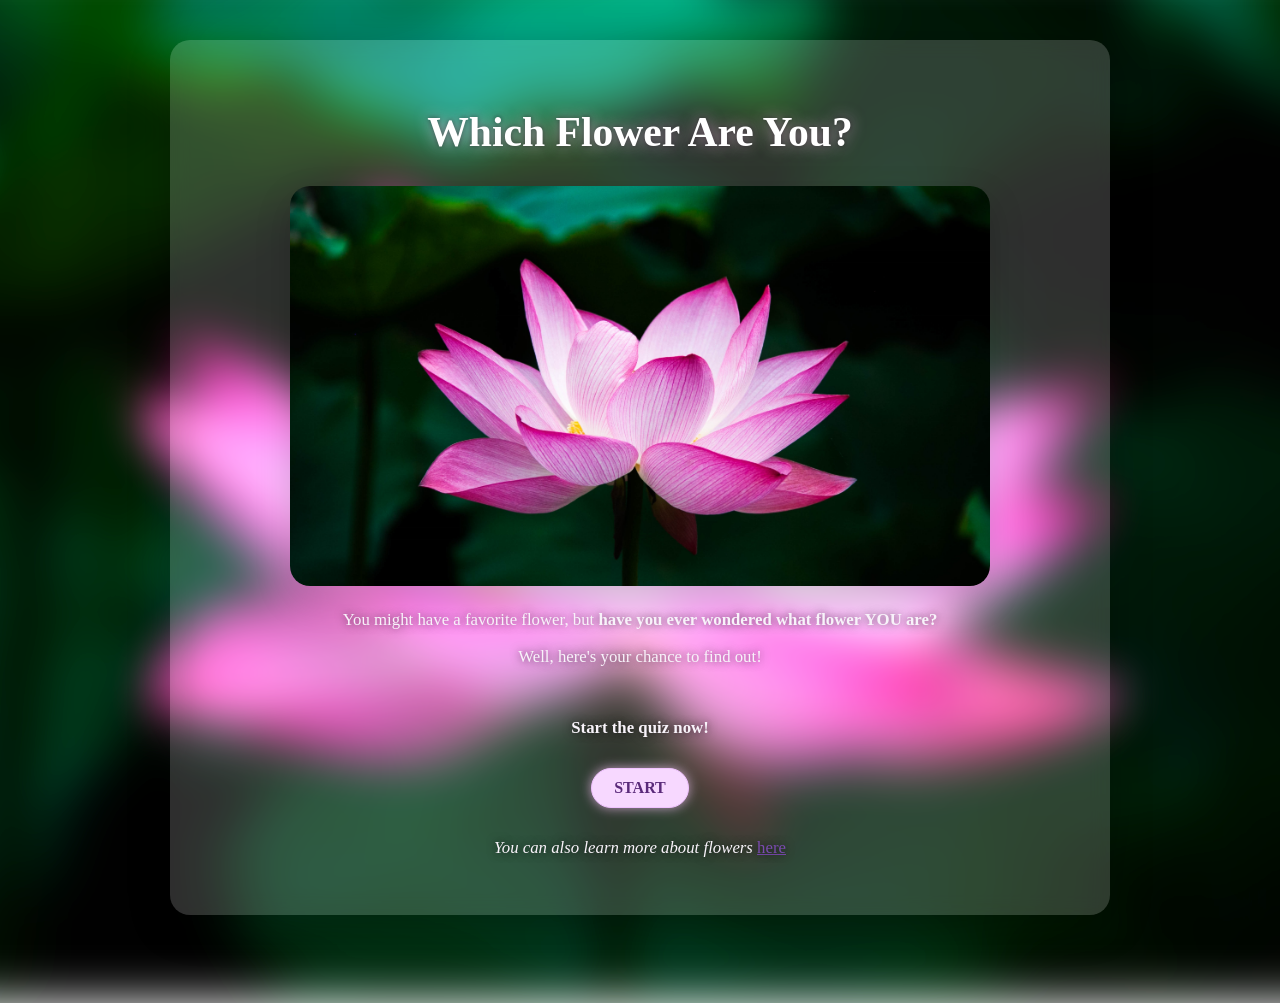
<file: index.html>
<!DOCTYPE html>
<html lang="en">
<head>
    <meta charset="UTF-8">
    <meta name="viewport" content="width=device-width, initial-scale=1.0">
    <title>Main Page</title>
    <link rel="stylesheet" href="../styles.css">
</head>
<body class="title-page">
    
  <div class="page">
    <h1>Which Flower Are You?</h1>

    <img src="../Photos/Lotus.jpg" alt="Pink lotus flower"height=400px>

    <p>You might have a favorite flower, but <strong>have you ever wondered what flower YOU are?</strong></p>
    
    <p>Well, here's your chance to find out!</p>

    <br>

    <p><strong>Start the quiz now!</strong></p>

    <a class="start-link" href="../Quiz_Page/quiz.html">START</a>

    <p><em>You can also learn more about flowers </em> <a href="https://bouqs.com/blog/types-of-flowers-annual-perennial-biennial/?srsltid=AfmBOor69WG7ZFbs2nz1UzFRS5-jeYf4cxlX2iX6utbYEK9_CcJ8lq8n" target="_blank" rel="noopener noreferrer">here</p>
  </div>

</body>
</html>
</file>
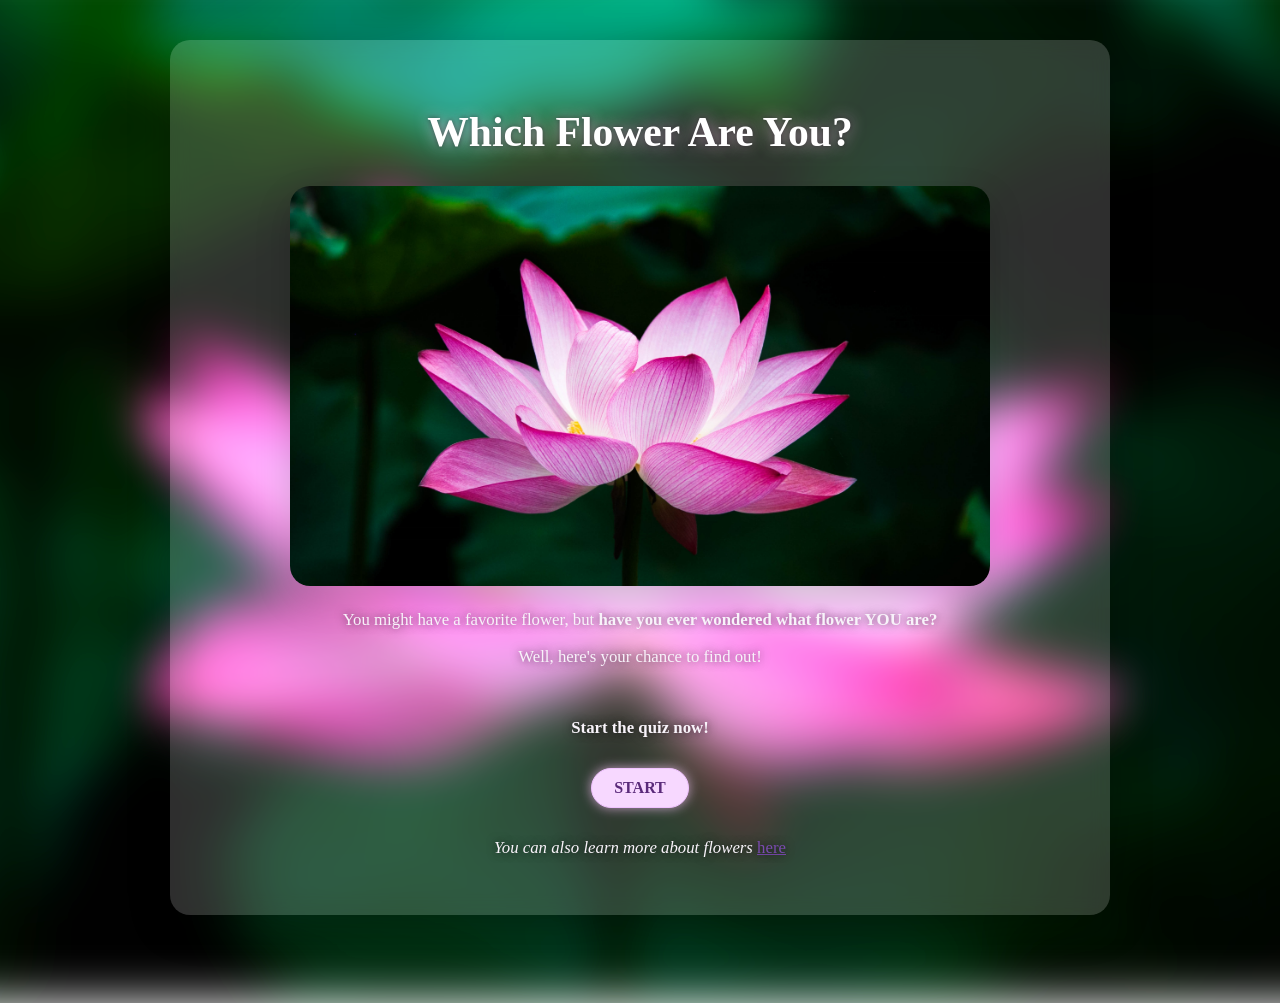
<file: flower-quiz/index.html>
<!DOCTYPE html>
<html lang="en">
<head>
    <meta charset="UTF-8">
    <meta name="viewport" content="width=device-width, initial-scale=1.0">
    <title>Main Page</title>
    <link rel="stylesheet" href="styles.css">
</head>
<body class="title-page">
    
  <div class="page">
    <h1>Which Flower Are You?</h1>

    <img src="Photos/Lotus.jpg" alt="Pink lotus flower"height=400px>

    <p>You might have a favorite flower, but <strong>have you ever wondered what flower YOU are?</strong></p>
    
    <p>Well, here's your chance to find out!</p>

    <br>

    <p><strong>Start the quiz now!</strong></p>

    <a class="start-link" href="Quiz_Page/quiz.html">START</a>

    <p><em>You can also learn more about flowers </em> <a href="https://bouqs.com/blog/types-of-flowers-annual-perennial-biennial/?srsltid=AfmBOor69WG7ZFbs2nz1UzFRS5-jeYf4cxlX2iX6utbYEK9_CcJ8lq8n" target="_blank" rel="noopener noreferrer">here</p>
  </div>

</body>
</html>
</file>
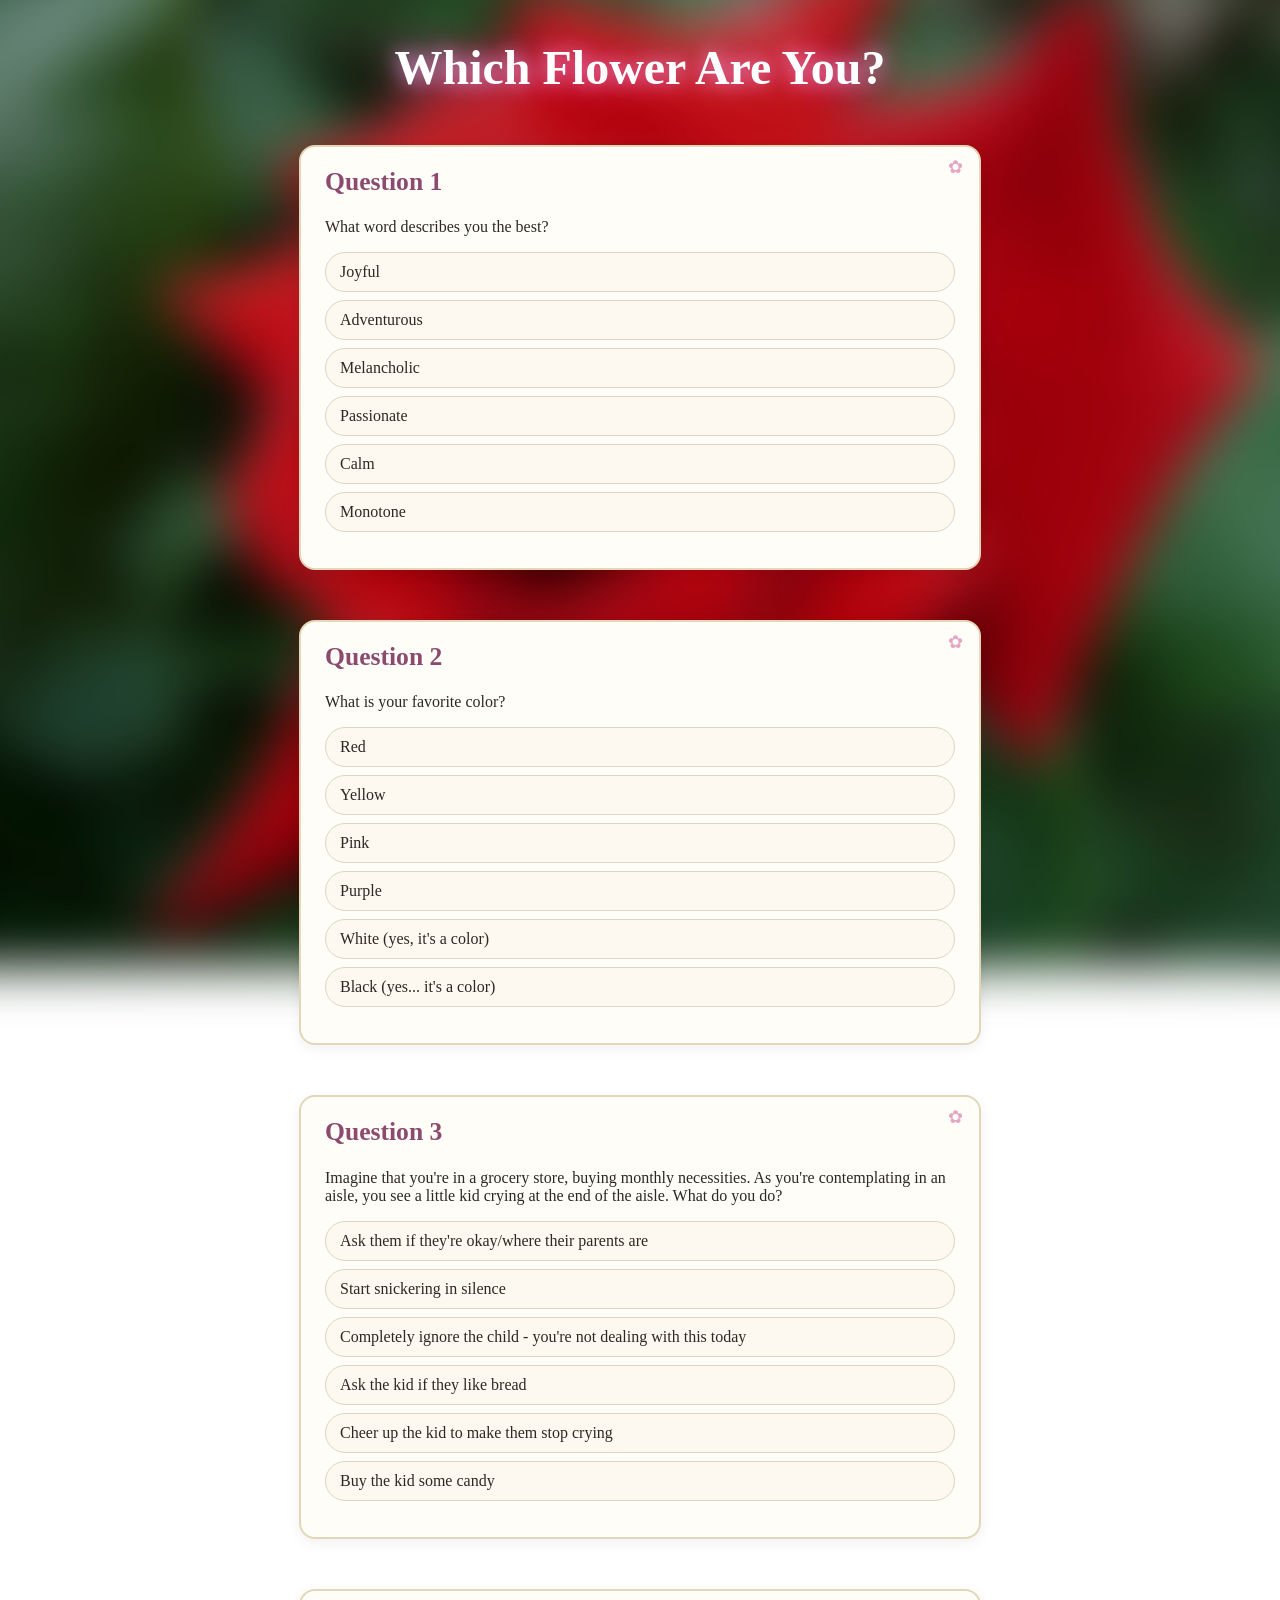
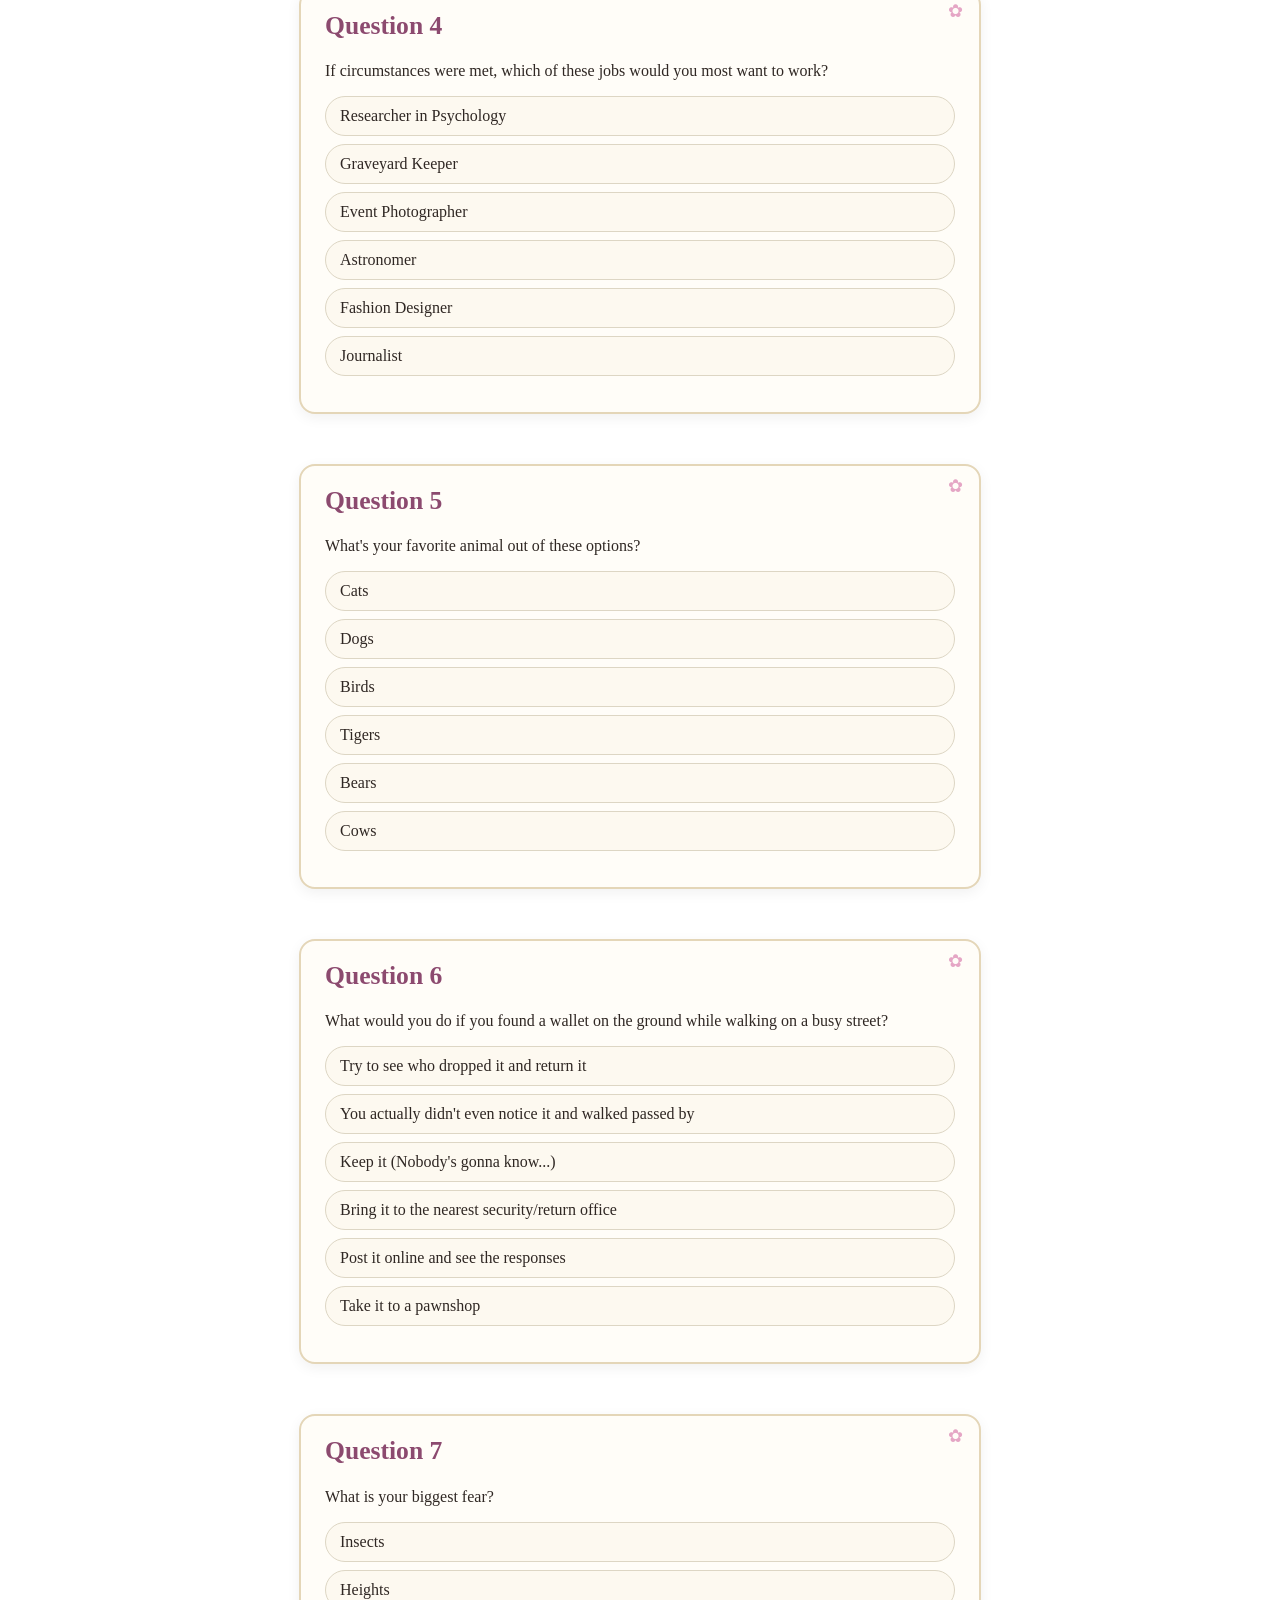
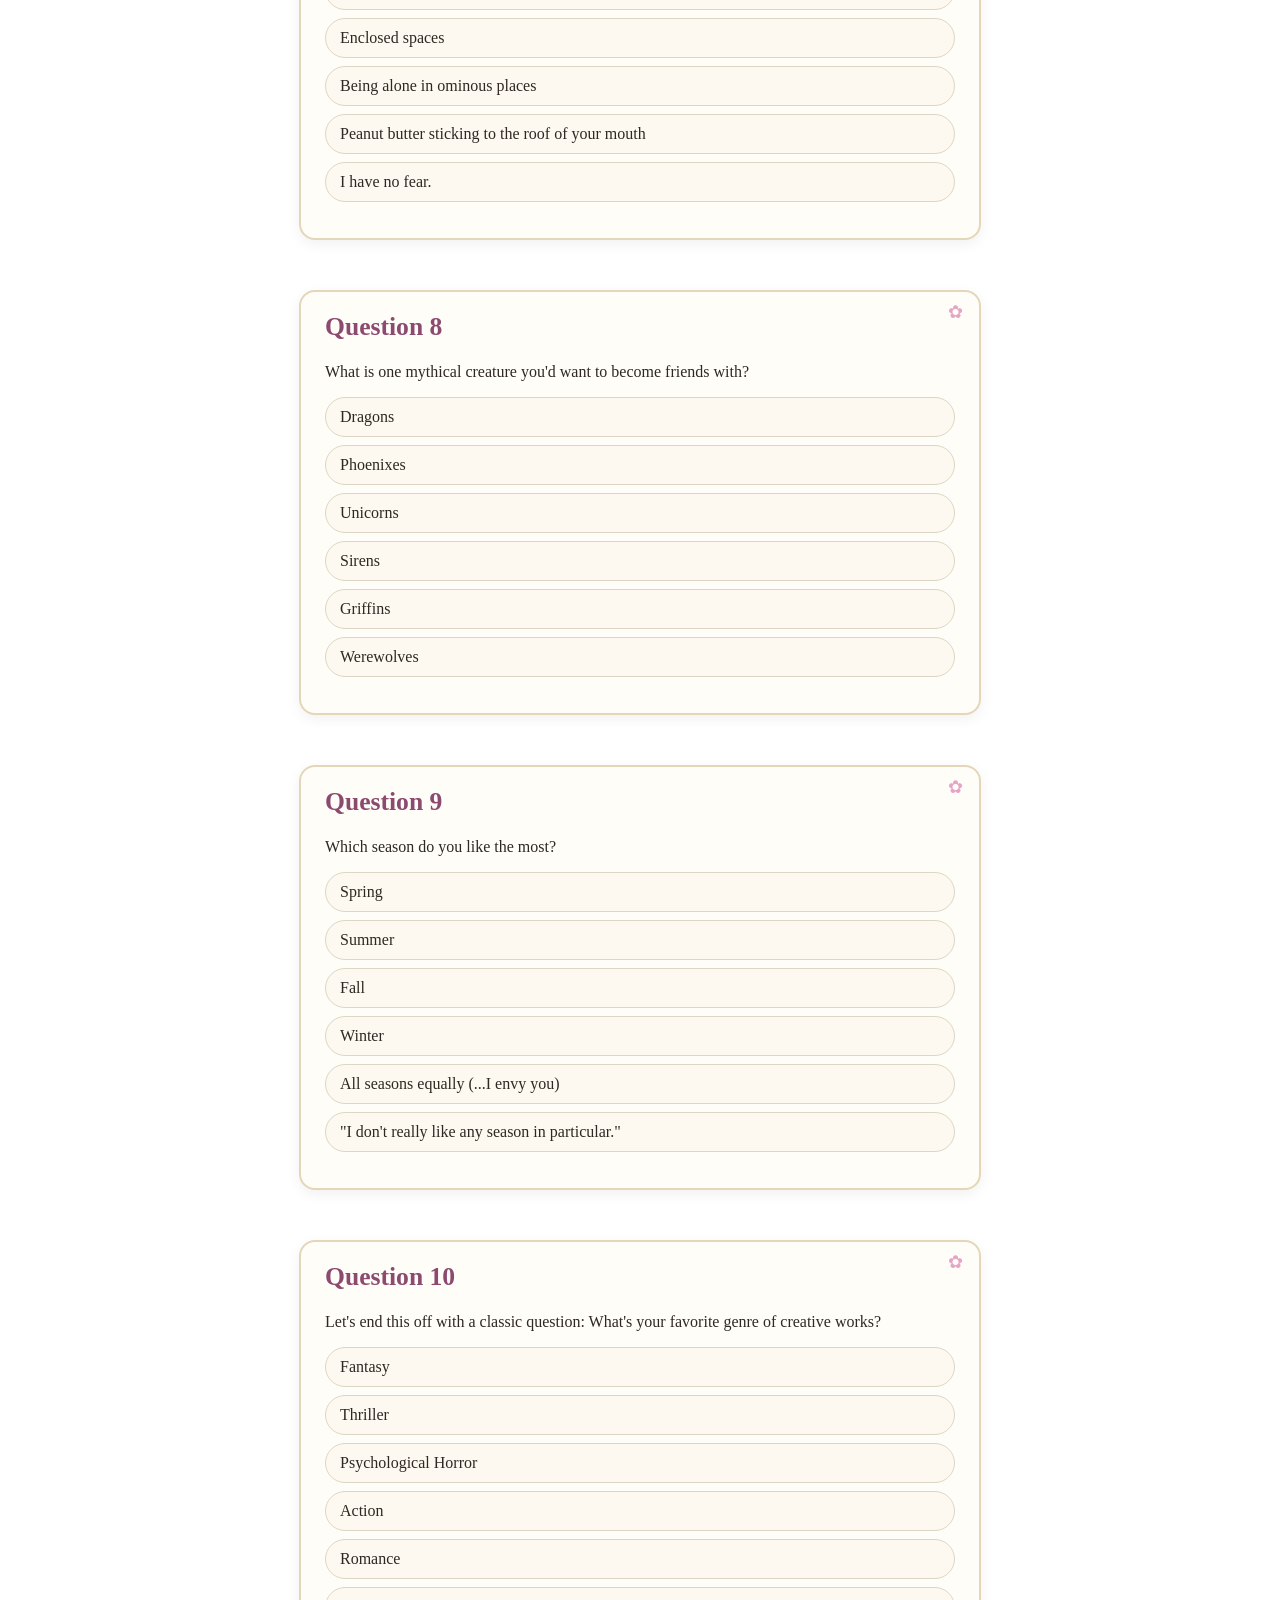
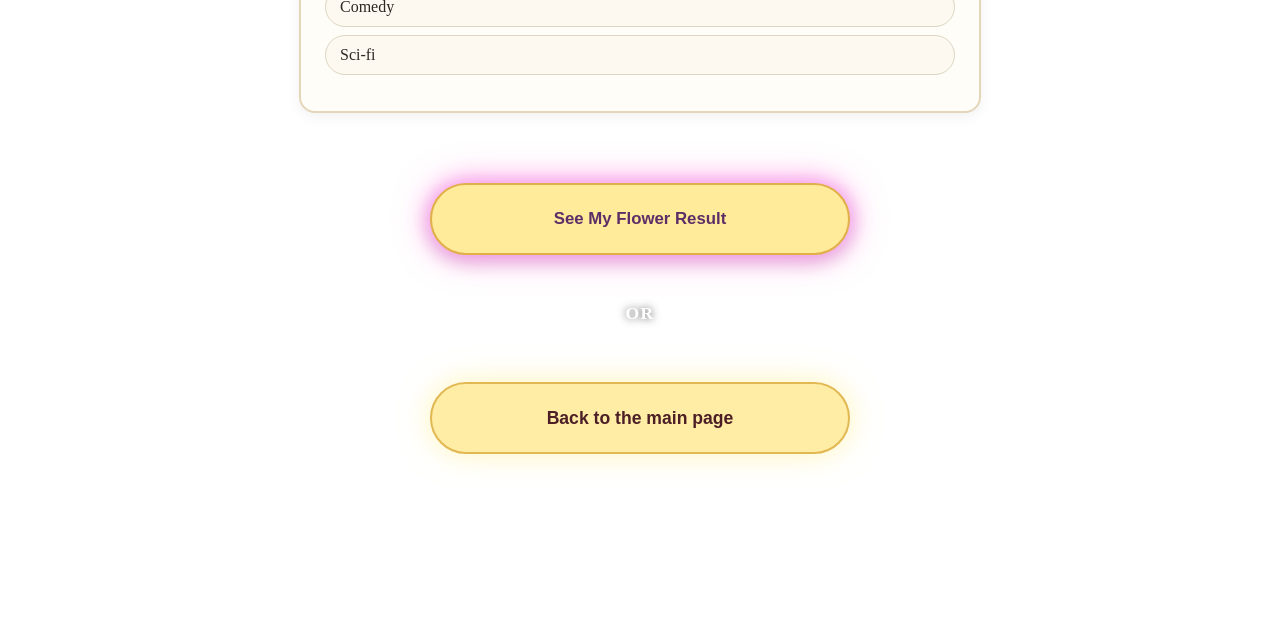
<file: Quiz_Page/quiz.html>
<!DOCTYPE html>
<html lang="en">
<head>
  <meta charset="UTF-8">
  <meta name="viewport" content="width=device-width, initial-scale=1.0">
  <title>Which Flower Are You?</title>
  <link rel="stylesheet" href="../styles.css">
</head>
<body class="quiz-page">

  <div class="page">
  <h1 class="quiz-header">Which Flower Are You?</h1>

  <section>
    <h2>Question 1</h2>
    <p>What word describes you the best?</p>
    <ul>
      <li>Joyful</li>
      <li>Adventurous</li>
      <li>Melancholic</li>
      <li>Passionate</li>
      <li>Calm</li>
      <li>Monotone</li>
    </ul>
  </section>

  <section>
    <h2>Question 2</h2>
    <p>What is your favorite color?</p>
    <ul>
      <li>Red</li>
      <li>Yellow</li>
      <li>Pink</li>
      <li>Purple</li>
      <li>White (yes, it's a color)</li>
      <li>Black (yes... it's a color)</li>
    </ul>
  </section>

  <section>
    <h2>Question 3</h2>
    <p>Imagine that you're in a grocery store, buying monthly necessities. As you're contemplating in an aisle, you see a little kid crying at the end of the aisle. What do you do?</p>
    <ul>
      <li>Ask them if they're okay/where their parents are</li>
      <li>Start snickering in silence</li>
      <li>Completely ignore the child - you're not dealing with this today</li>
      <li>Ask the kid if they like bread</li>
      <li>Cheer up the kid to make them stop crying</li>
      <li>Buy the kid some candy</li>
    </ul>
  </section>

  <section>
    <h2>Question 4</h2>
    <p>If circumstances were met, which of these jobs would you most want to work?</p>
    <ul>
      <li>Researcher in Psychology</li>
      <li>Graveyard Keeper</li>
      <li>Event Photographer</li>
      <li>Astronomer</li>
      <li>Fashion Designer</li>
      <li>Journalist</li>
    </ul>
  </section>

  <section>
    <h2>Question 5</h2>
    <p>What's your favorite animal out of these options?</p>
    <ul>
      <li>Cats</li>
      <li>Dogs</li>
      <li>Birds</li>
      <li>Tigers</li>
      <li>Bears</li>
      <li>Cows</li>
    </ul>
  </section>

  <section>
    <h2>Question 6</h2>
    <p>What would you do if you found a wallet on the ground while walking on a busy street?</p>
    <ul>
      <li>Try to see who dropped it and return it</li>
      <li>You actually didn't even notice it and walked passed by</li>
      <li>Keep it (Nobody's gonna know...)</li>
      <li>Bring it to the nearest security/return office</li>
      <li>Post it online and see the responses</li>
      <li>Take it to a pawnshop</li>
    </ul>
  </section>

  <section>
    <h2>Question 7</h2>
    <p>What is your biggest fear?</p>
    <ul>
      <li>Insects</li>
      <li>Heights</li>
      <li>Enclosed spaces</li>
      <li>Being alone in ominous places</li>
      <li>Peanut butter sticking to the roof of your mouth</li>
      <li>I have no fear.</li>
    </ul>
  </section>

  <section>
    <h2>Question 8</h2>
    <p>What is one mythical creature you'd want to become friends with?</p>
    <ul>
      <li>Dragons</li>
      <li>Phoenixes</li>
      <li>Unicorns</li>
      <li>Sirens</li>
      <li>Griffins</li>
      <li>Werewolves</li>
    </ul>
  </section>

  <section>
    <h2>Question 9</h2>
    <p>Which season do you like the most?</p>
    <ul>
      <li>Spring</li>
      <li>Summer</li>
      <li>Fall</li>
      <li>Winter</li>
      <li>All seasons equally (...I envy you)</li>
      <li>"I don't really like any season in particular."</li>
    </ul>
  </section>

  <section>
    <h2>Question 10</h2>
    <p>Let's end this off with a classic question: What's your favorite genre of creative works?</p>
    <ul>
      <li>Fantasy</li>
      <li>Thriller</li>
      <li>Psychological Horror</li>
      <li>Action</li>
      <li>Romance</li>
      <li>Comedy</li>
      <li>Sci-fi</li>
    </ul>
  </section>

<div class="quiz-actions">

  <button id="submit-btn" class="glow-btn">
    See My Flower Result
  </button>

  <div id="quiz-result" style="display:none; margin-top: 24px;"></div>

  <div class="separator">OR</div>

  <a href="../Title_Page/index.html" class="glow-btn secondary-btn">
    Back to the main page
  </a>

</div>

<script src="../Quiz_Page/javascript.js"></script>

</body>
</html>
</file>
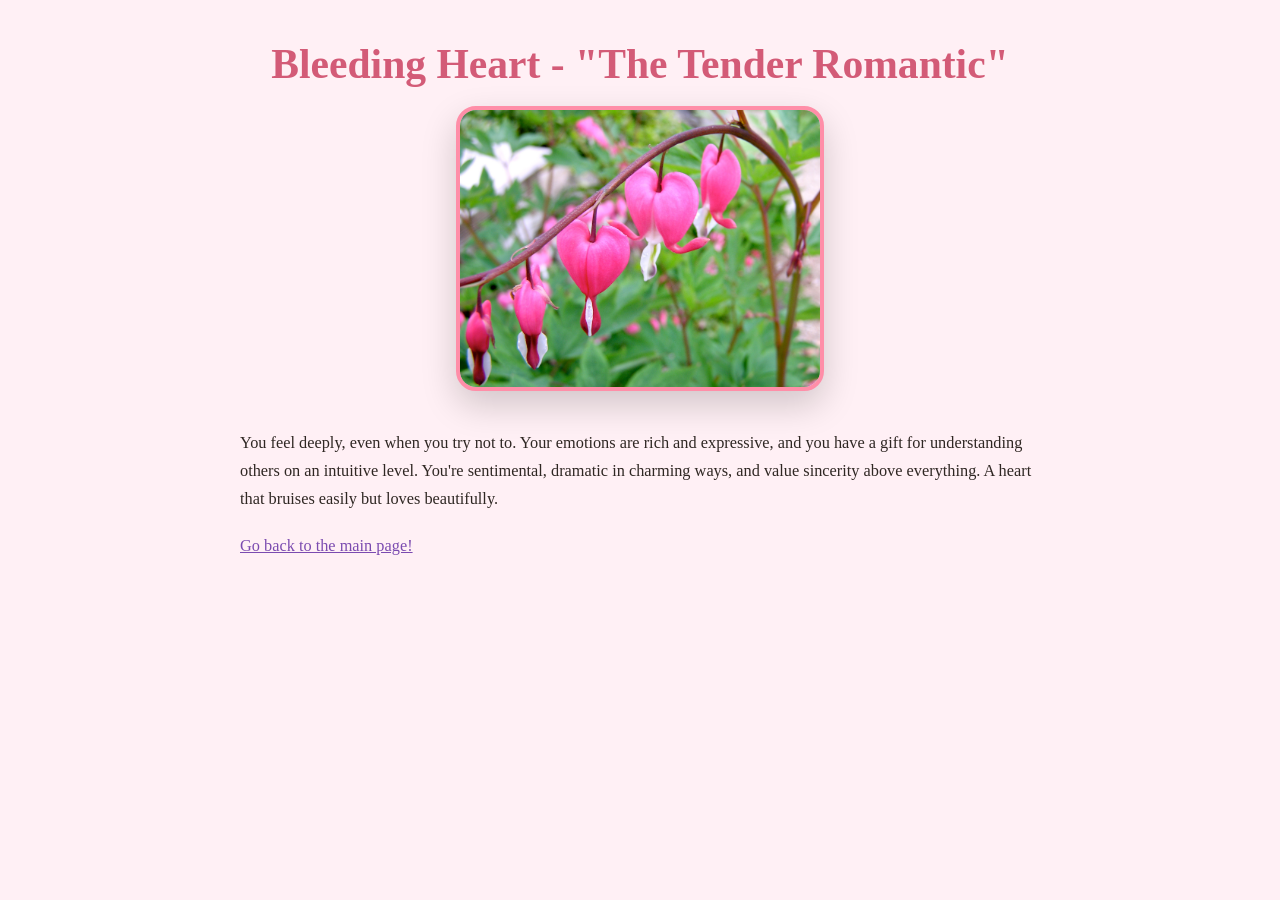
<file: Results/bleedingheart.html>
<!DOCTYPE html>
<html lang="en">
<head>
    <meta charset="UTF-8">
    <meta name="viewport" content="width=device-width, initial-scale=1.0">
    <title>Result: Bleeding Heart</title>
     <link rel="stylesheet" href="../styles.css">
</head>
<body class="result-page bleedingheart-page">
    <div class="page">
    <h1>Bleeding Heart - "The Tender Romantic"</h1>
<img src="../Photos/Bleedingheart.jpg"alt="Bleeding Heart"height=400px>

<br>

<p>You feel deeply, even when you try not to. Your emotions are rich and expressive, and you have a gift for 
    understanding others on an intuitive level. You're sentimental, dramatic in charming ways, and value sincerity 
    above everything. A heart that bruises easily but loves beautifully.</p>

    <p><a class="back-link" href="../Title_Page/index.html">Go back to the main page!</a></p>
  </div>

</body>
</html>
</file>
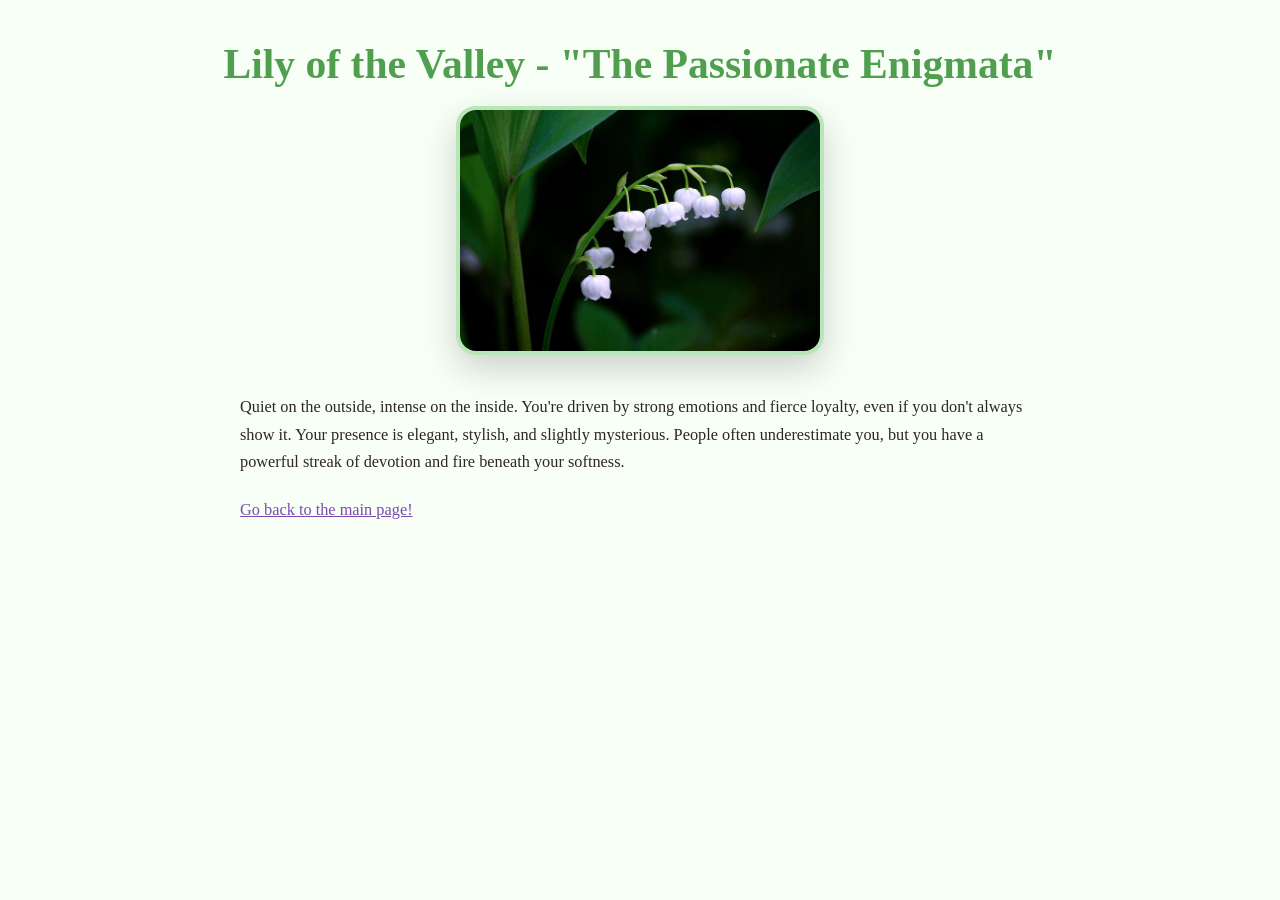
<file: Results/lilyofthevalley.html>
<!DOCTYPE html>
<html lang="en">
<head>
    <meta charset="UTF-8">
    <meta name="viewport" content="width=device-width, initial-scale=1.0">
    <title>Result: Lily of the Valley</title>
     <link rel="stylesheet" href="../styles.css">
</head>
<body class="result-page lily-page"></body>
    <div class="page">
    <h1>Lily of the Valley - "The Passionate Enigmata"</h1>
<img src="../Photos/Lilyofthevalley.jpg"alt="Lily of the Valley"height=400px>

<br>

<p>Quiet on the outside, intense on the inside. You're driven by strong emotions and fierce loyalty, 
    even if you don't always show it. Your presence is elegant, stylish, and slightly mysterious. 
    People often underestimate you, but you have a powerful streak of devotion and fire beneath your softness.</p>

    <p><a class="back-link" href="../Title_Page/index.html">Go back to the main page!</a></p>
  </div>

</body>
</html>
</file>
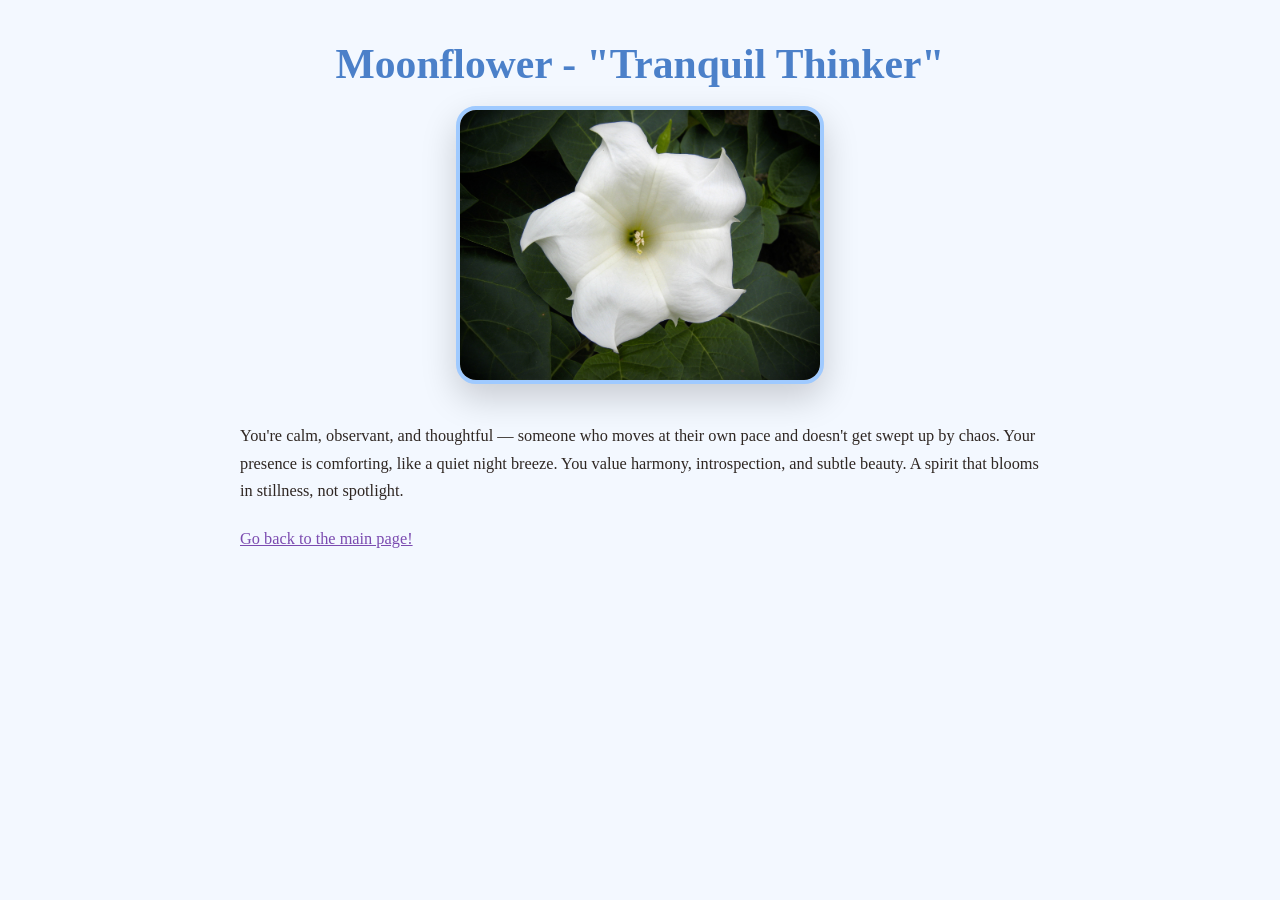
<file: Results/moonflower.html>
<!DOCTYPE html>
<html lang="en">
<head>
    <meta charset="UTF-8">
    <meta name="viewport" content="width=device-width, initial-scale=1.0">
    <title>Result: Moonflower</title>
     <link rel="stylesheet" href="../styles.css">
</head>
<body class="result-page moonflower-page">
    <div class="page">
    <h1>Moonflower - "Tranquil Thinker"</h1>
<img src="../Photos/Moonflower.jpg"alt="Moonflower"height=400px>

<br>

<p>You're calm, observant, and thoughtful — someone who moves at their own pace and doesn't get swept up by chaos. 
    Your presence is comforting, like a quiet night breeze. You value harmony, introspection, and subtle beauty. 
    A spirit that blooms in stillness, not spotlight.</p>

    <p><a class="back-link" href="../Title_Page/index.html">Go back to the main page!</a></p>
  </div>  

</body>
</html>
</file>
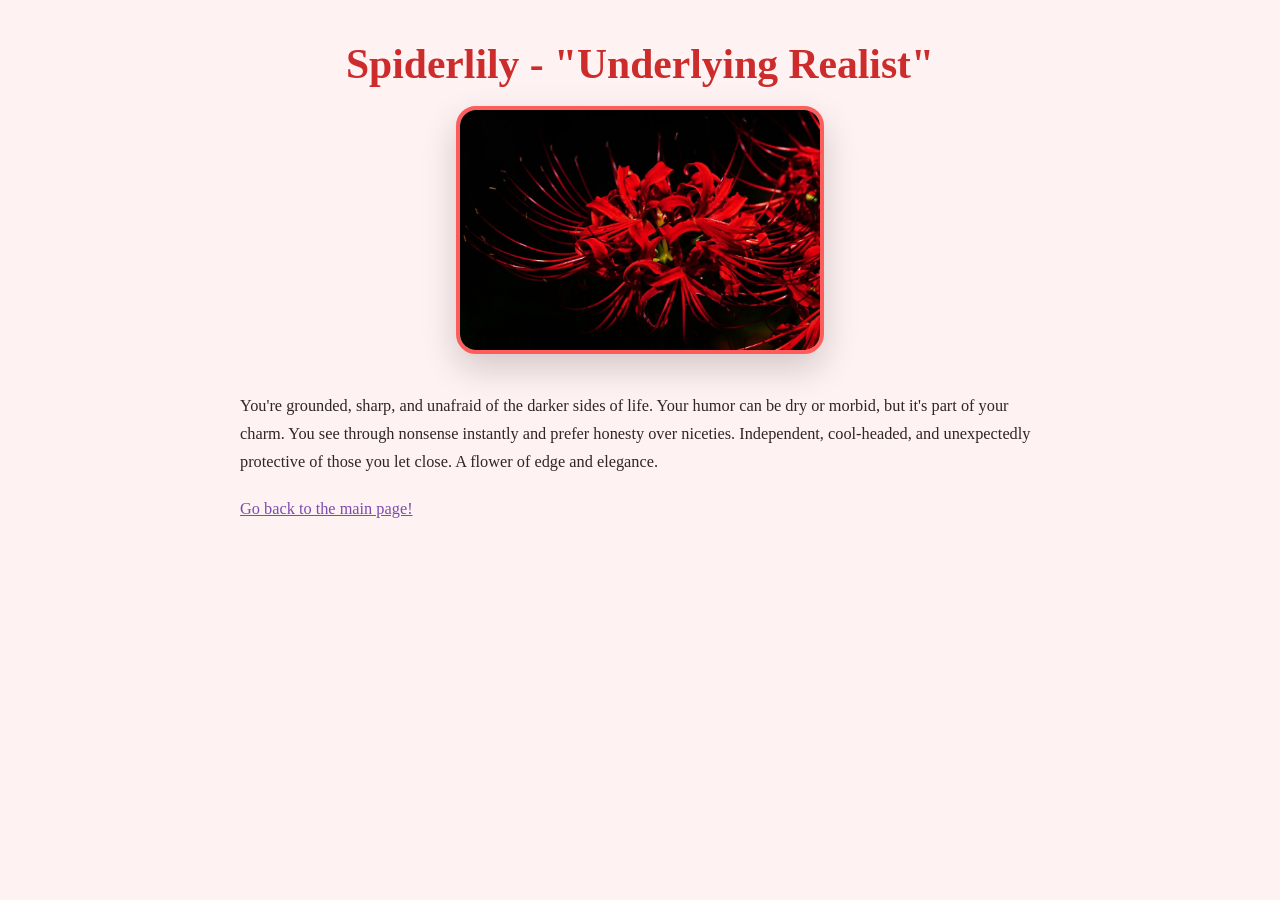
<file: Results/spiderlily.html>
<!DOCTYPE html>
<html lang="en">
<head>
    <meta charset="UTF-8">
    <meta name="viewport" content="width=device-width, initial-scale=1.0">
    <title>Result: Spider Lily</title>
     <link rel="stylesheet" href="../styles.css">
</head>
<body class="result-page spiderlily-page">
    <div class="page">
    <h1>Spiderlily - "Underlying Realist"</h1>
<img src="../Photos/Spiderlily.jpg"alt="Spiderlily"height=400px>

<br>

<p>You're grounded, sharp, and unafraid of the darker sides of life. Your humor can be dry or morbid, 
    but it's part of your charm. You see through nonsense instantly and prefer honesty over niceties. 
    Independent, cool-headed, and unexpectedly protective of those you let close. A flower of edge and elegance.</p>  

    <p><a class="back-link" href="../Title_Page/index.html">Go back to the main page!</a></p>
  </div>

</body>
</html>
</file>
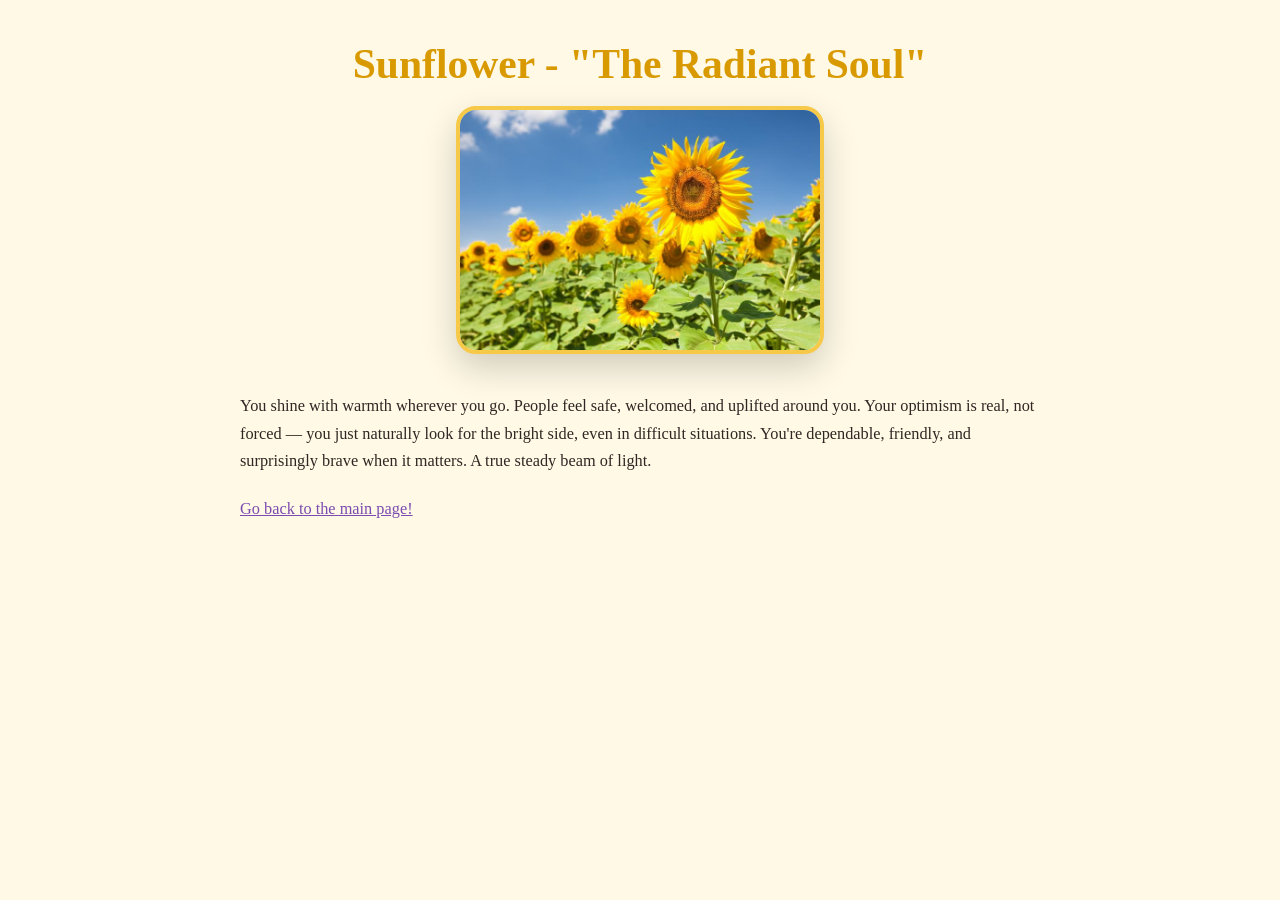
<file: Results/sunflower.html>
<!DOCTYPE html>
<html lang="en">
<head>
    <meta charset="UTF-8">
    <meta name="viewport" content="width=device-width, initial-scale=1.0">
    <title>Result: Sunflower</title>
     <link rel="stylesheet" href="../styles.css">
</head>
<body class="result-page sunflower-page">
    <div class="page">
    <h1>Sunflower - "The Radiant Soul"</h1>
<img src="../Photos/Sunflower.jpg"alt="Sunflower" height=400px>

<br>

<p>You shine with warmth wherever you go. People feel safe, welcomed, and uplifted around you. 
    Your optimism is real, not forced — you just naturally look for the bright side, even in difficult situations. 
    You're dependable, friendly, and surprisingly brave when it matters. A true steady beam of light.</p>

    <p><a class="back-link" href="../Title_Page/index.html">Go back to the main page!</a></p>
  </div>

</body>
</html>
</file>
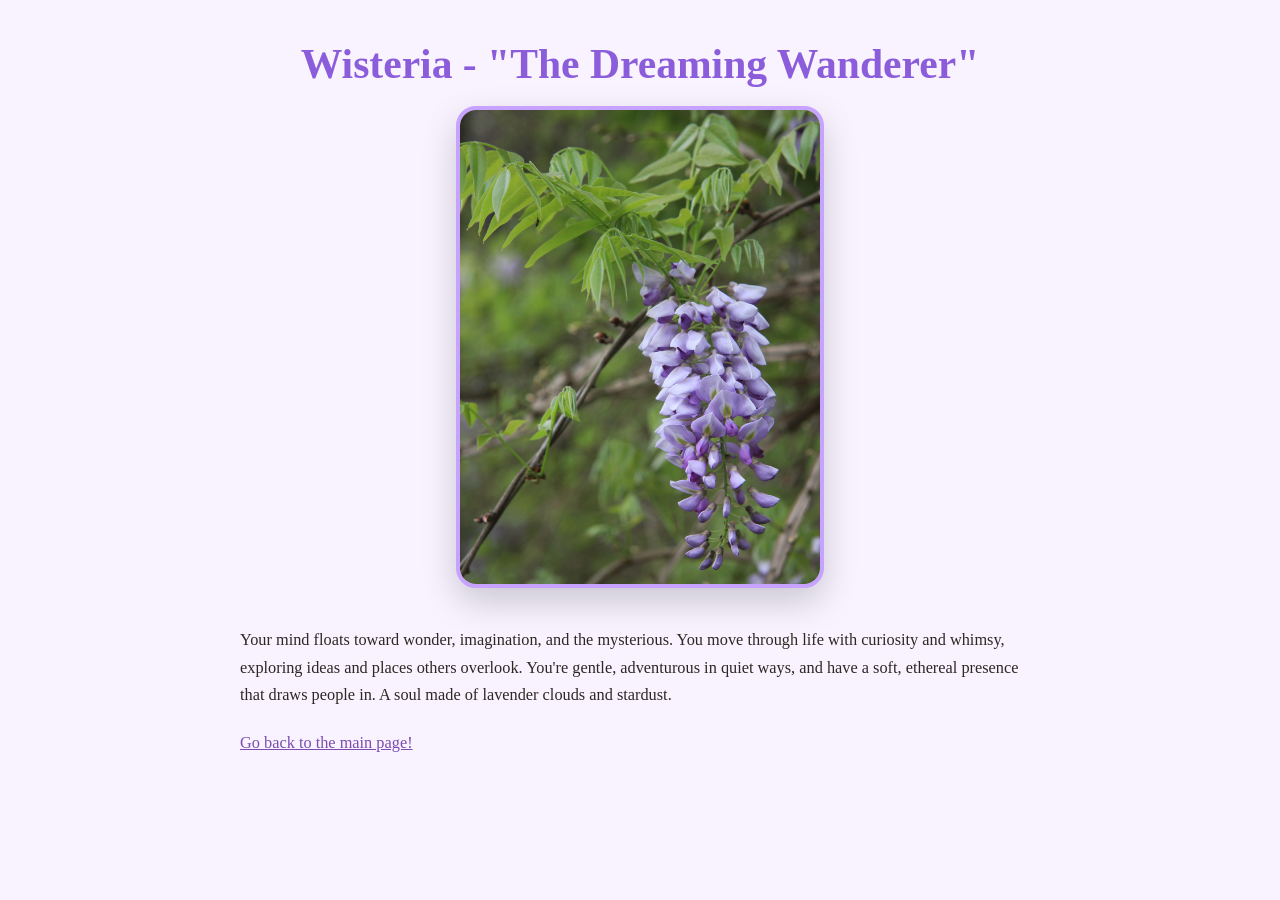
<file: Results/wisteria.html>
<!DOCTYPE html>
<html lang="en">
<head>
    <meta charset="UTF-8">
    <meta name="viewport" content="width=device-width, initial-scale=1.0">
    <title>Result: Wisteria</title>
     <link rel="stylesheet" href="../styles.css">
</head>
<body class="result-page wisteria-page">
    <div class="page">
    <h1>Wisteria - "The Dreaming Wanderer"</h1>
<img src="../Photos/Wisteria.jpg"alt="Wisteria">

<br>

<p>Your mind floats toward wonder, imagination, and the mysterious. You move through life with curiosity and whimsy, 
    exploring ideas and places others overlook. You're gentle, adventurous in quiet ways, and have a soft, ethereal 
    presence that draws people in. A soul made of lavender clouds and stardust.</p>    

    <p><a class="back-link" href="../Title_Page/index.html">Go back to the main page!</a></p>
  </div>

</body>
</html>
</file>
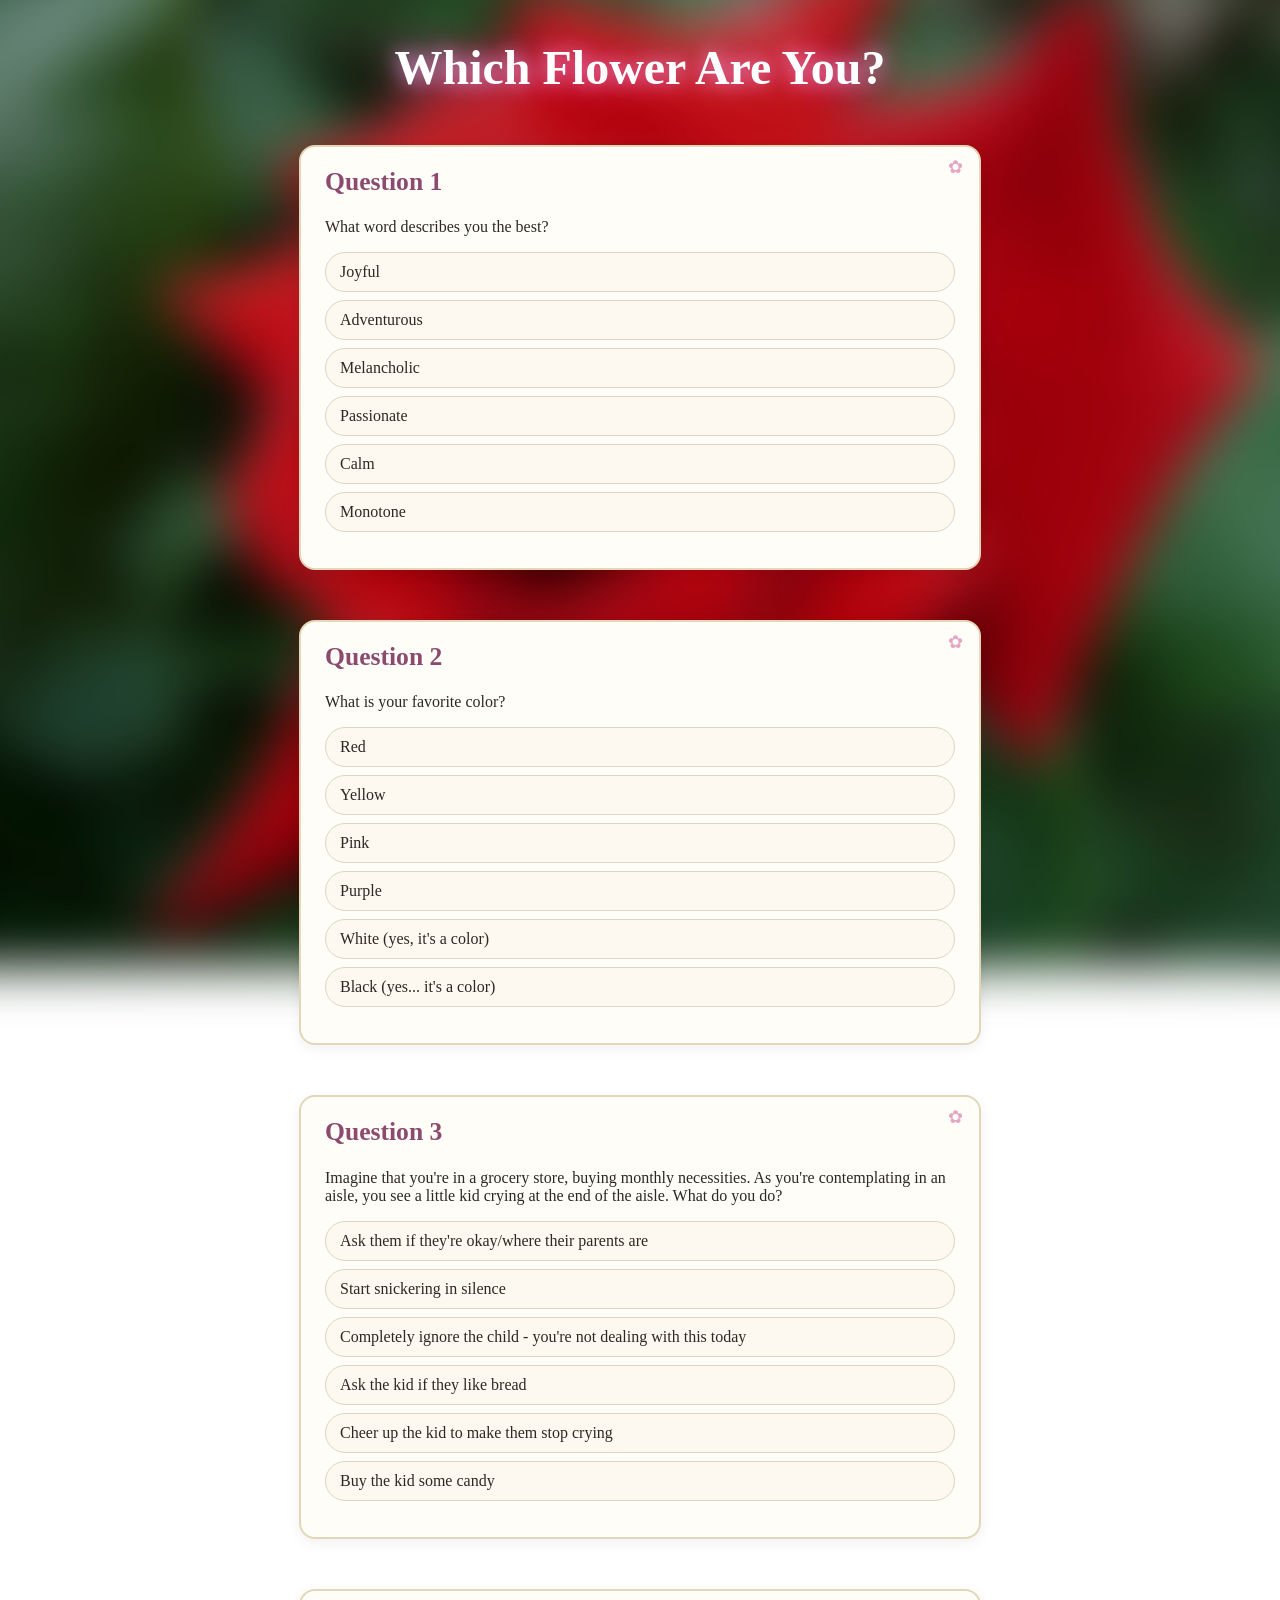
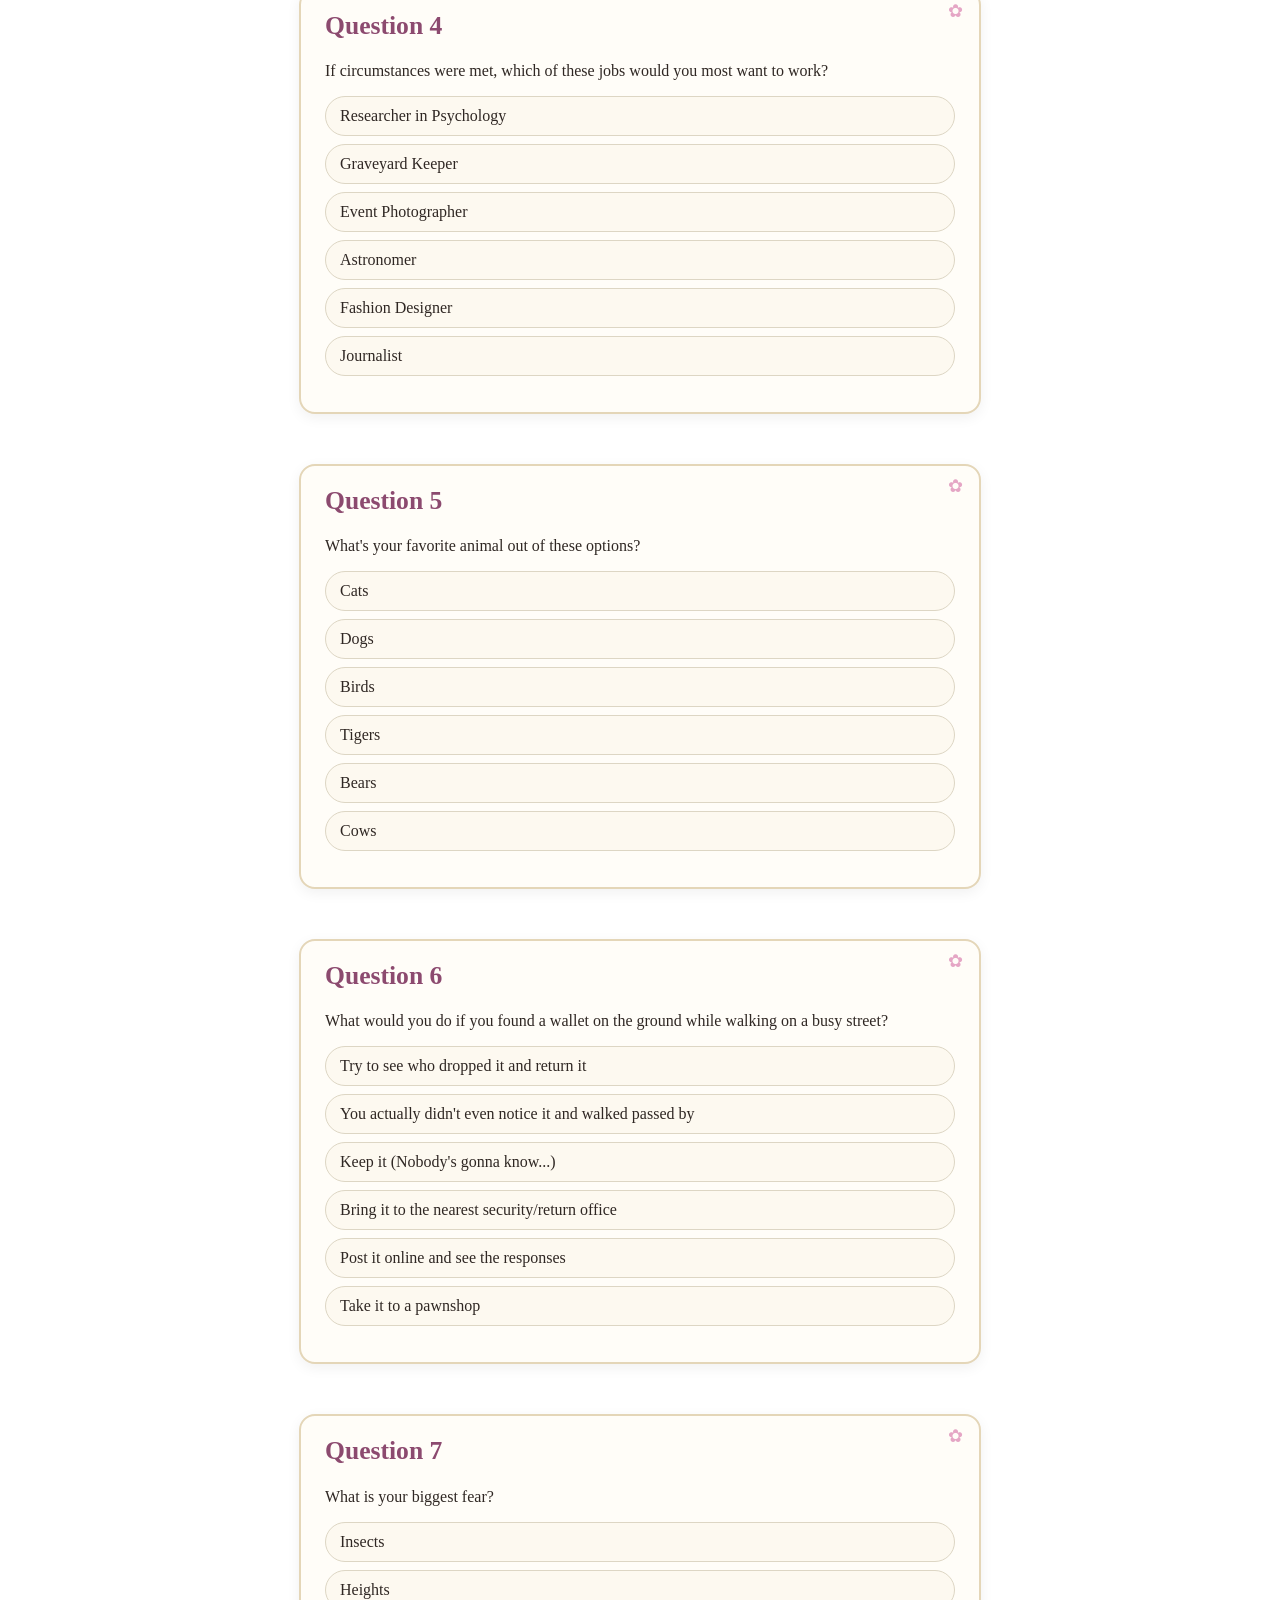
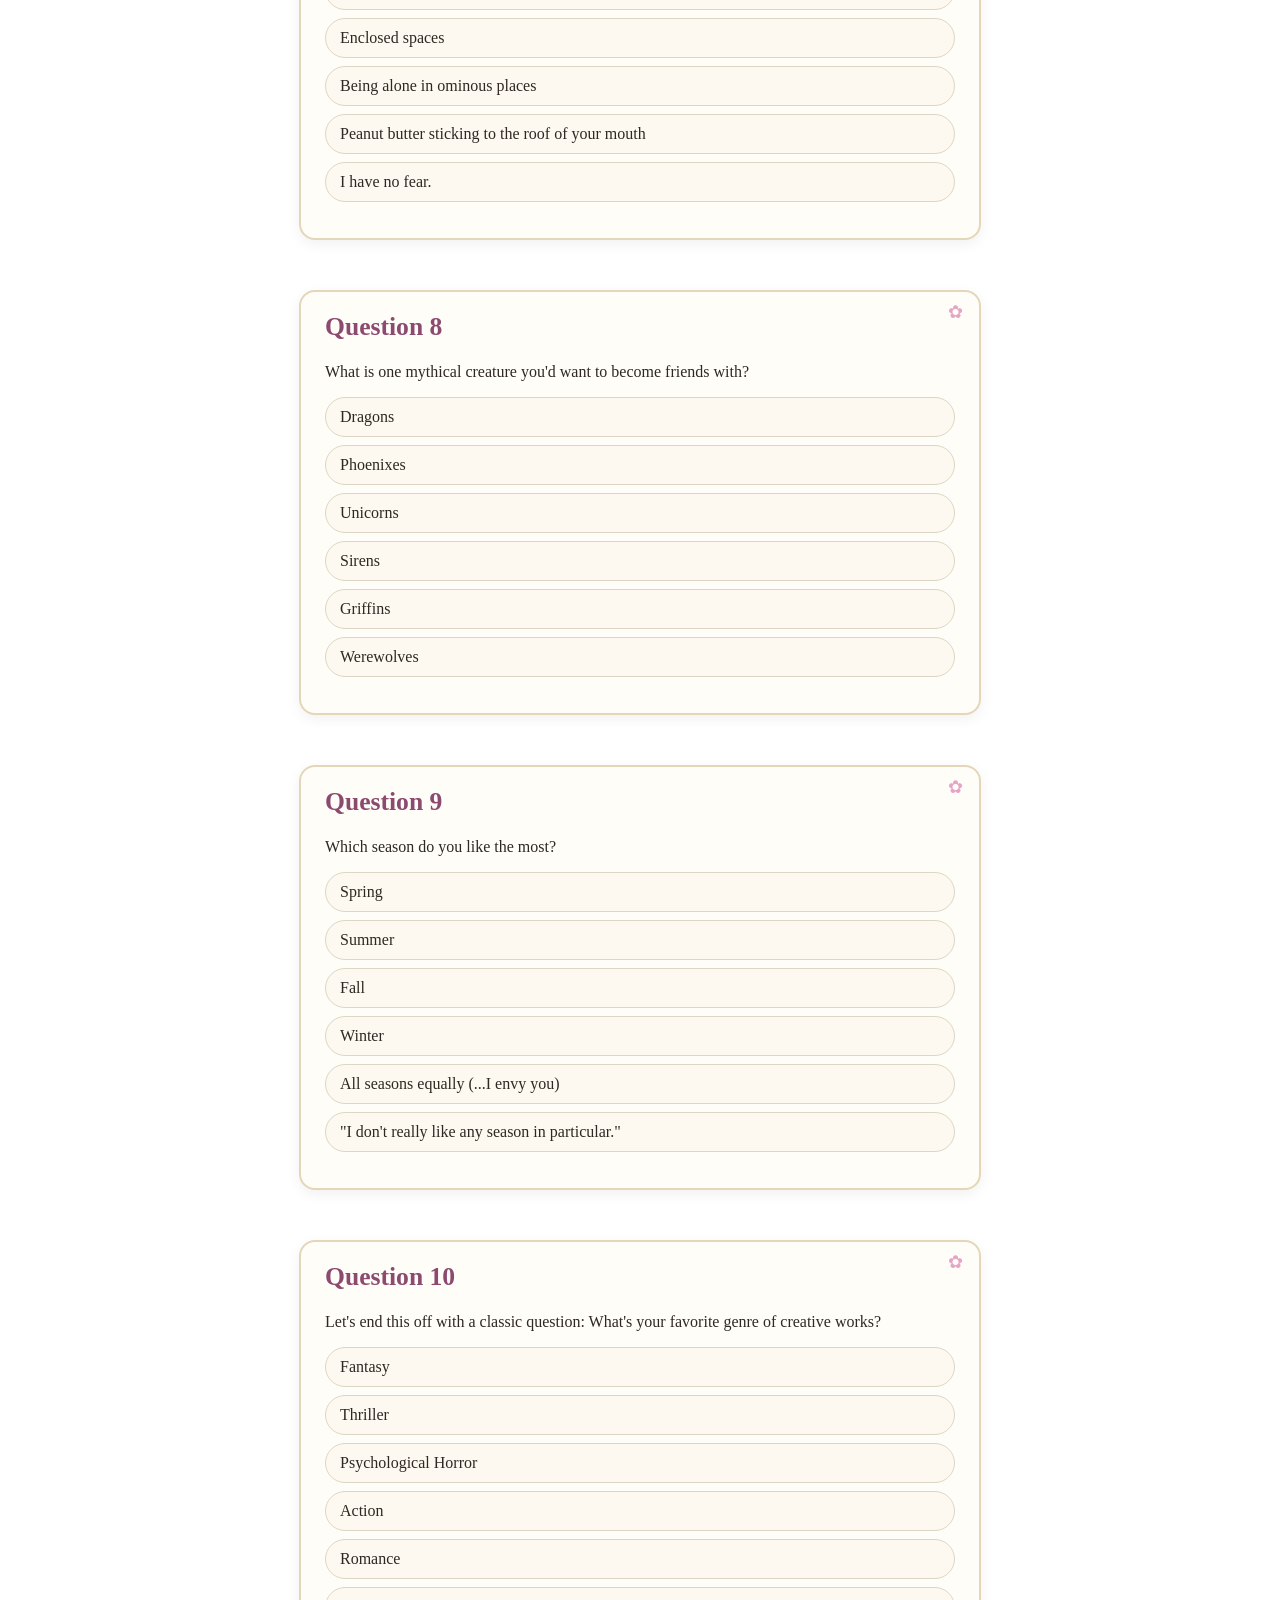
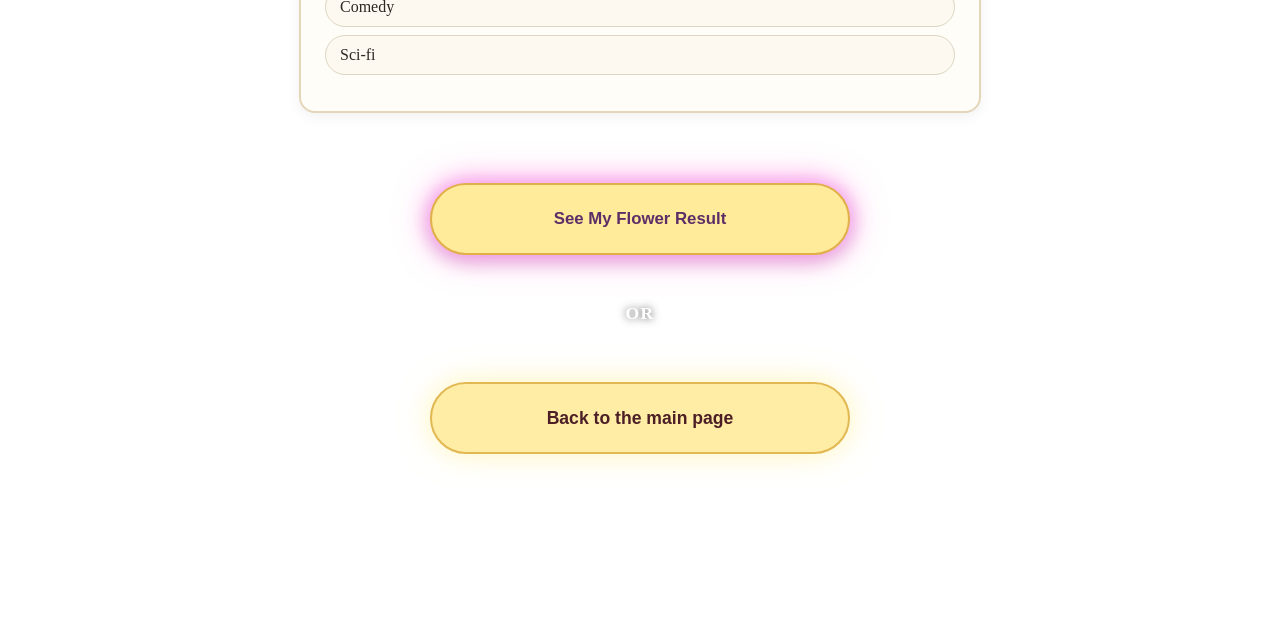
<file: flower-quiz/Quiz_Page/quiz.html>
<!DOCTYPE html>
<html lang="en">
<head>
  <meta charset="UTF-8">
  <meta name="viewport" content="width=device-width, initial-scale=1.0">
  <title>Which Flower Are You?</title>
  <link rel="stylesheet" href="../styles.css">
</head>
<body class="quiz-page">

  <div class="page">
  <h1 class="quiz-header">Which Flower Are You?</h1>

  <section>
    <h2>Question 1</h2>
    <p>What word describes you the best?</p>
    <ul>
      <li>Joyful</li>
      <li>Adventurous</li>
      <li>Melancholic</li>
      <li>Passionate</li>
      <li>Calm</li>
      <li>Monotone</li>
    </ul>
  </section>

  <section>
    <h2>Question 2</h2>
    <p>What is your favorite color?</p>
    <ul>
      <li>Red</li>
      <li>Yellow</li>
      <li>Pink</li>
      <li>Purple</li>
      <li>White (yes, it's a color)</li>
      <li>Black (yes... it's a color)</li>
    </ul>
  </section>

  <section>
    <h2>Question 3</h2>
    <p>Imagine that you're in a grocery store, buying monthly necessities. As you're contemplating in an aisle, you see a little kid crying at the end of the aisle. What do you do?</p>
    <ul>
      <li>Ask them if they're okay/where their parents are</li>
      <li>Start snickering in silence</li>
      <li>Completely ignore the child - you're not dealing with this today</li>
      <li>Ask the kid if they like bread</li>
      <li>Cheer up the kid to make them stop crying</li>
      <li>Buy the kid some candy</li>
    </ul>
  </section>

  <section>
    <h2>Question 4</h2>
    <p>If circumstances were met, which of these jobs would you most want to work?</p>
    <ul>
      <li>Researcher in Psychology</li>
      <li>Graveyard Keeper</li>
      <li>Event Photographer</li>
      <li>Astronomer</li>
      <li>Fashion Designer</li>
      <li>Journalist</li>
    </ul>
  </section>

  <section>
    <h2>Question 5</h2>
    <p>What's your favorite animal out of these options?</p>
    <ul>
      <li>Cats</li>
      <li>Dogs</li>
      <li>Birds</li>
      <li>Tigers</li>
      <li>Bears</li>
      <li>Cows</li>
    </ul>
  </section>

  <section>
    <h2>Question 6</h2>
    <p>What would you do if you found a wallet on the ground while walking on a busy street?</p>
    <ul>
      <li>Try to see who dropped it and return it</li>
      <li>You actually didn't even notice it and walked passed by</li>
      <li>Keep it (Nobody's gonna know...)</li>
      <li>Bring it to the nearest security/return office</li>
      <li>Post it online and see the responses</li>
      <li>Take it to a pawnshop</li>
    </ul>
  </section>

  <section>
    <h2>Question 7</h2>
    <p>What is your biggest fear?</p>
    <ul>
      <li>Insects</li>
      <li>Heights</li>
      <li>Enclosed spaces</li>
      <li>Being alone in ominous places</li>
      <li>Peanut butter sticking to the roof of your mouth</li>
      <li>I have no fear.</li>
    </ul>
  </section>

  <section>
    <h2>Question 8</h2>
    <p>What is one mythical creature you'd want to become friends with?</p>
    <ul>
      <li>Dragons</li>
      <li>Phoenixes</li>
      <li>Unicorns</li>
      <li>Sirens</li>
      <li>Griffins</li>
      <li>Werewolves</li>
    </ul>
  </section>

  <section>
    <h2>Question 9</h2>
    <p>Which season do you like the most?</p>
    <ul>
      <li>Spring</li>
      <li>Summer</li>
      <li>Fall</li>
      <li>Winter</li>
      <li>All seasons equally (...I envy you)</li>
      <li>"I don't really like any season in particular."</li>
    </ul>
  </section>

  <section>
    <h2>Question 10</h2>
    <p>Let's end this off with a classic question: What's your favorite genre of creative works?</p>
    <ul>
      <li>Fantasy</li>
      <li>Thriller</li>
      <li>Psychological Horror</li>
      <li>Action</li>
      <li>Romance</li>
      <li>Comedy</li>
      <li>Sci-fi</li>
    </ul>
  </section>

<div class="quiz-actions">

  <button id="submit-btn" class="glow-btn">
    See My Flower Result
  </button>

  <div id="quiz-result" style="display:none; margin-top: 24px;"></div>

  <div class="separator">OR</div>

  <a href="index.html" class="glow-btn secondary-btn">
    Back to the main page
  </a>

</div>

<script src="../Quiz_Page/javascript.js"></script>

</body>
</html>
</file>
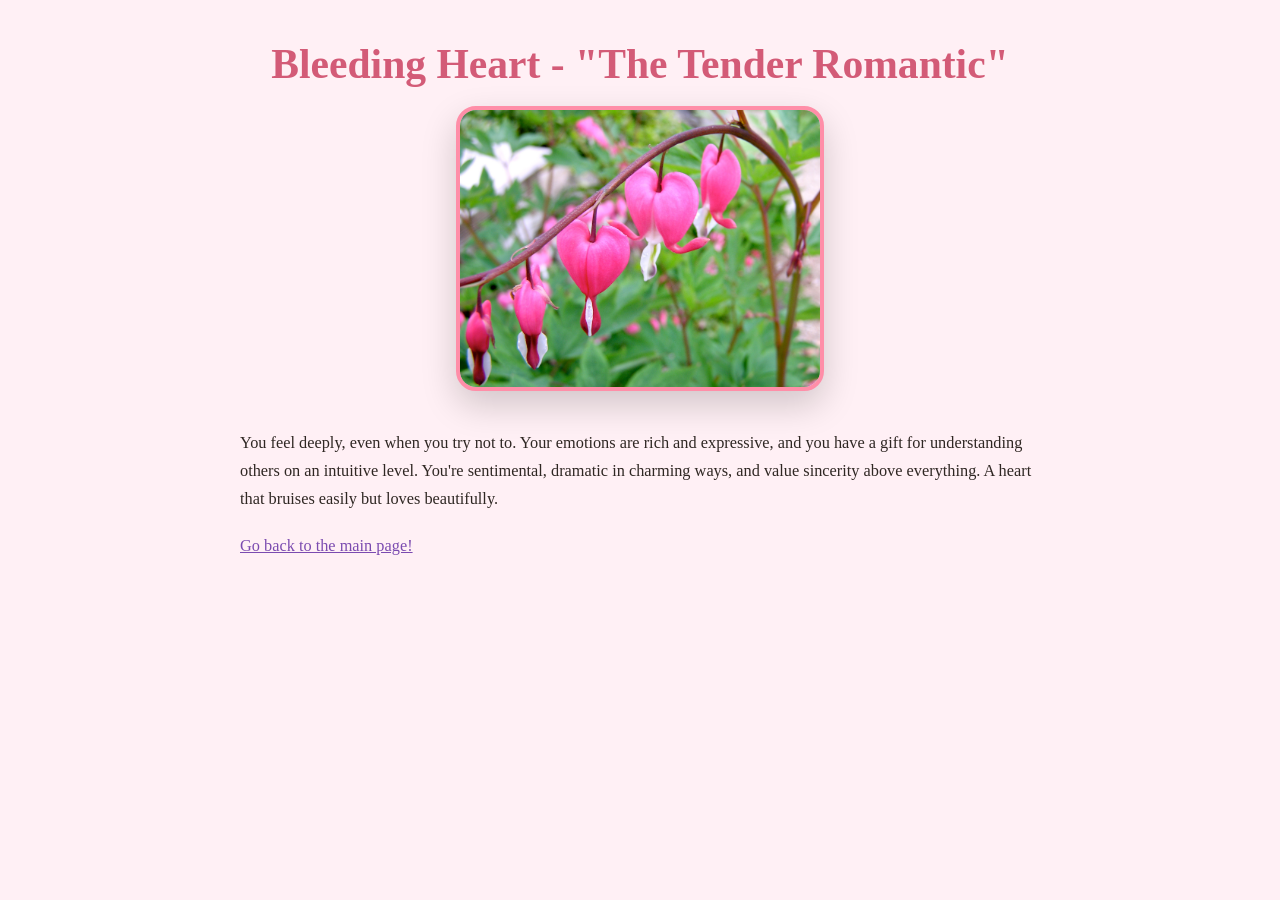
<file: flower-quiz/Results/bleedingheart.html>
<!DOCTYPE html>
<html lang="en">
<head>
    <meta charset="UTF-8">
    <meta name="viewport" content="width=device-width, initial-scale=1.0">
    <title>Result: Bleeding Heart</title>
     <link rel="stylesheet" href="../styles.css">
</head>
<body class="result-page bleedingheart-page">
    <div class="page">
    <h1>Bleeding Heart - "The Tender Romantic"</h1>
<img src="../Photos/Bleedingheart.jpg"alt="Bleeding Heart"height=400px>

<br>

<p>You feel deeply, even when you try not to. Your emotions are rich and expressive, and you have a gift for 
    understanding others on an intuitive level. You're sentimental, dramatic in charming ways, and value sincerity 
    above everything. A heart that bruises easily but loves beautifully.</p>

    <p><a class="back-link" href="index.html">Go back to the main page!</a></p>
  </div>

</body>
</html>
</file>
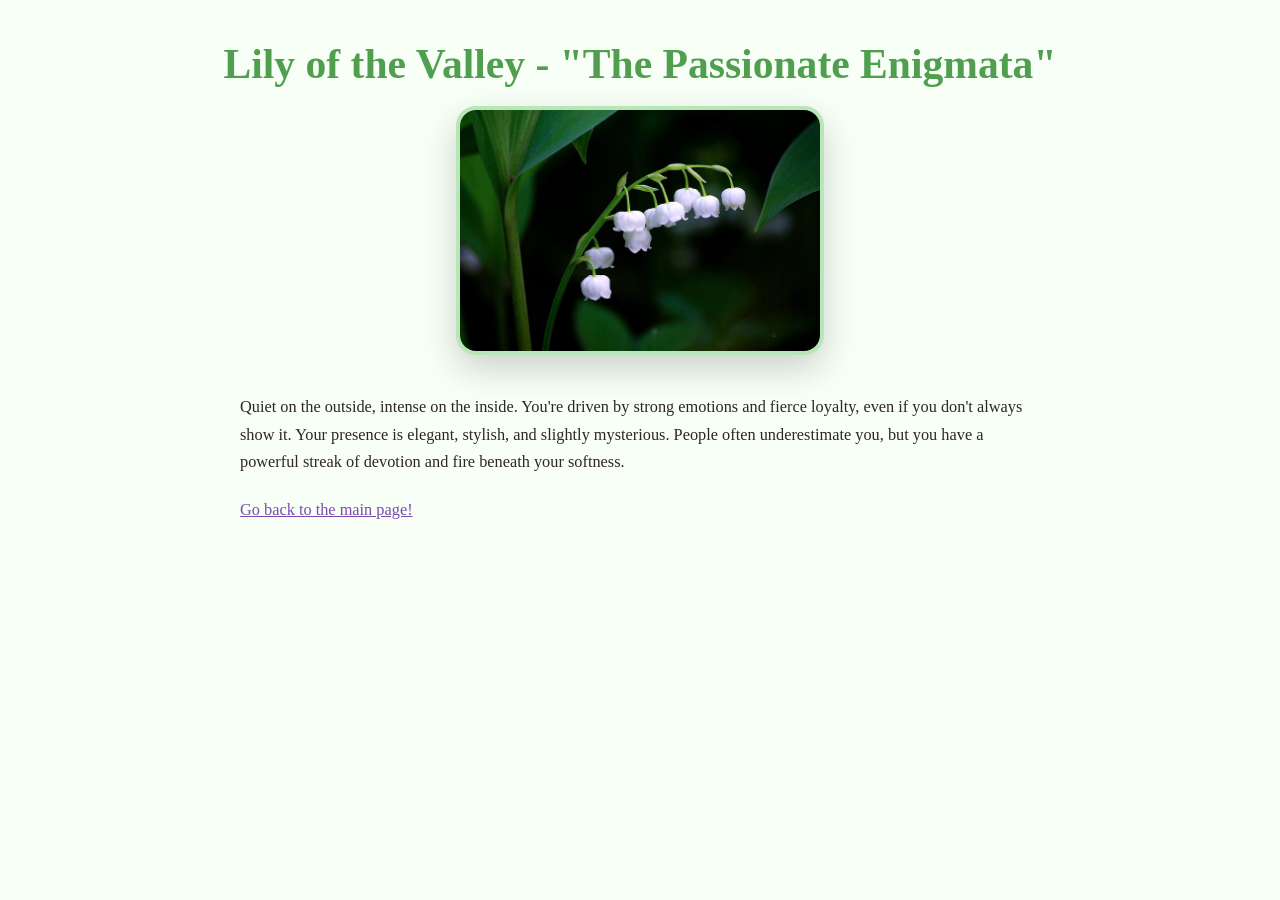
<file: flower-quiz/Results/lilyofthevalley.html>
<!DOCTYPE html>
<html lang="en">
<head>
    <meta charset="UTF-8">
    <meta name="viewport" content="width=device-width, initial-scale=1.0">
    <title>Result: Lily of the Valley</title>
     <link rel="stylesheet" href="../styles.css">
</head>
<body class="result-page lily-page"></body>
    <div class="page">
    <h1>Lily of the Valley - "The Passionate Enigmata"</h1>
<img src="../Photos/Lilyofthevalley.jpg"alt="Lily of the Valley"height=400px>

<br>

<p>Quiet on the outside, intense on the inside. You're driven by strong emotions and fierce loyalty, 
    even if you don't always show it. Your presence is elegant, stylish, and slightly mysterious. 
    People often underestimate you, but you have a powerful streak of devotion and fire beneath your softness.</p>

    <p><a class="back-link" href="index.html">Go back to the main page!</a></p>
  </div>

</body>
</html>
</file>
<file: styles.css>
/* ==== GLOBAL LAYOUT ==== */

body {
  font-family: Georgia, serif;
  margin: 0;
  background: #f7f3e7; 
  color: #2f2723;
  overflow: visible;
}

.page {
  max-width: 900px;
  margin: 40px auto;
  padding: 0 24px 40px;
}

/* basic typography */
h1 {
  font-size: 2.6rem;
  text-align: center;
  margin-bottom: 30px;
}
h2 {
  margin-top: 0;
  font-size: 1.6rem;
}

a {
  color: #7b4bb0;
}
a:hover {
  text-decoration: underline;
}

/* =========================
   TITLE PAGE
   ========================= */

html, body {
  margin: 0;
  padding: 0;
}

html {
  overflow-x: hidden;
  overflow-y: auto;
}


.title-page .page > img {
  display: block;
  max-width: 100%;
  width: 700px;
  margin: 0 auto 24px;
  border-radius: 20px;
  box-shadow: 0 14px 35px rgba(0,0,0,0.18);
  object-fit: cover;
}

.title-page .page > p {
  text-align: center;
  font-size: 1.05rem;
}

.title-page p {
  color: #f8f3fa;
  text-shadow: 0 0 10px rgba(0, 0, 0, 0.7);
}

.start-link {
  display: block;
  margin: 30px auto; 
  width: fit-content;
  padding: 10px 22px;
  border-radius: 999px;
  background: #f5d6ff;
  border: 1px solid #e1a9ff;
  font-weight: 600;
  color: #3e2147;
  text-decoration: none;
  transition: background 0.15s, transform 0.08s, box-shadow 0.15s;
}

.start-link:hover {
  background: #efc1ff;
  transform: translateY(-1px);
  box-shadow: 0 3px 10px rgba(0,0,0,0.2);
}

.title-page .start-link {
  background: #f7d8ff;
  color: #5a2a7a;
  border-color: #f0c2ff;
  box-shadow: 0 0 12px rgba(255,200,255,0.7);
  
}

.title-page .start-link:hover {
  background: #f2c4ff;
  box-shadow: 0 0 18px rgba(255,200,255,1);
}

/* Blurred Lotus Background */
.title-page::before {
  content: "";
  position: fixed;
  top: 0;
  left: 0;
  width: 100%;
  height: 100%;
  background-image: url("Photos/Lotus.jpg");
  background-size: cover;
  background-position: center;
  filter: blur(20px) brightness(1.15) saturate(1.2);
  z-index: -1;
  transform: scale(1.2);
}

.title-page {
  background: rgba(255, 255, 255, 0.4);
  backdrop-filter: blur(2px);
}

.title-page h1 {
  color: #ffffff;
  text-shadow: 0 0 15px rgba(255, 195, 245, 0.6),
               0 0 5px rgba(0, 0, 0, 0.6);
}

.title-page .page {
  background: rgba(255, 255, 255, 0.18);
  backdrop-filter: blur(10px);
  padding: 40px 20px;
  border-radius: 20px;
  box-shadow: 0 10px 40px rgba(0,0,0,0.25);
}

.quiz-page section {
  position: relative;
  background: rgba(255, 240, 245, 0.6);
  backdrop-filter: blur(10px);
  border-radius: 18px;
  border: 2px solid rgba(255, 210, 230, 0.8);
  padding: 30px;
  margin: 50px auto;
  box-shadow: 0 12px 40px rgba(0,0,0,0.15);
  z-index: 1;
  width: 70%;
}

/* Blurred Lotus Background for QUIZ PAGE */
.quiz-page::before {
  content: "";
  position: fixed;
  inset: 0;
  background-image: url("Photos/Rose.jpg");
  background-size: cover;
  background-position: center;
  filter: blur(22px) brightness(0.75);
  transform: scale(1.15);
  z-index: 0;
}

.quiz-page {
  background: transparent !important;
  position: relative;
}

/* Making headers a bit pinker */
.quiz-page h2 {
  color: #8c4a6f;
}

.quiz-header {
    text-align: center;
    font-size: 3rem;
    font-weight: 700;
    color: #fff;
    text-shadow:
        0 0 20px rgba(255, 174, 255, 0.8),
        0 0 40px rgba(255, 120, 200, 0.6),
        0 0 60px rgba(255, 100, 180, 0.4);
    margin-top: 40px;
}

.glow-btn {
    display: block;
    margin: 40px auto;
    padding: 14px 40px;
    font-size: 1.2rem;
    font-weight: 700;
    color: #5c2d67;
    background: #f4d9ff;
    border-radius: 40px;
    border: none;
    cursor: pointer;
    box-shadow:
        0 0 20px rgba(255, 150, 255, 0.8),
        0 0 35px rgba(255, 100, 200, 0.6),
        0 5px 20px rgba(0,0,0,0.2);
    transition: transform 0.2s, box-shadow 0.3s;
}

.glow-btn:hover {
    transform: translateY(-3px);
    box-shadow:
        0 0 25px rgba(255, 180, 255, 1),
        0 0 40px rgba(255, 100, 200, 0.8);
}

/* Only for quiz page! */
.quiz-page .page,
.quiz-page h1,
.quiz-page header,
.quiz-page button,
.quiz-page section,
.quiz-page .back-box,
.quiz-page .result,
.quiz-page img {
  position: relative;
  z-index: 2;
}

/* =========================
   QUIZ PAGE: question borders + flowers
   ========================= */

.quiz-page .page > section {
  background: #fffdf8;
  padding: 20px 24px;
  border-radius: 16px;
  border: 2px solid #e4d6b8;
  box-shadow: 0 4px 14px rgba(0,0,0,0.06);
  margin-bottom: 22px;
  position: relative;
}

/* tiny floral accent at the top left of each question card */
.quiz-page .page > section::before {
  content: "✿";
  position: absolute;
  top: 10px;
  right: 16px;
  font-size: 1.1rem;
  color: #e5a6c5;
}

.quiz-page section ul {
  list-style: none;
  padding-left: 0;
}

.quiz-page section li {
  padding: 10px 14px;
  margin-bottom: 8px;
  border-radius: 999px;
  border: 1px solid #ddd6c4;
  background: #fdf9f0;
  cursor: pointer;
  transition: background 0.15s, border-color 0.15s, transform 0.08s;
}

.quiz-page section li:hover {
  background: #f7eedb;
  border-color: #e0cfa8;
  transform: translateY(-1px);
}

/* selected answer */
.quiz-page section li.selected {
  background: #ffe5a5;
  border-color: #e1b12c;
  box-shadow: 0 2px 8px rgba(0,0,0,0.12);
}

/* submit button */
#submit-btn {
  display: block;
  margin: 30px auto;
  text-align: center;
  padding: 12px 32px;
  border-radius: 999px;
  background-color: #ffeb9a;
  border: 2px solid #e2b048;
  cursor: pointer;
  font-size: 1.05rem;
  font-weight: 600;
  transition: background 0.15s, transform 0.08s, box-shadow 0.15s;
}

#submit-btn:hover {
  background-color: #ffd88a;
  box-shadow: 0 3px 10px rgba(0,0,0,0.15);
  transform: translateY(-1px);
}

.quiz-actions {
  text-align: center;
  margin: 40px 0 60px;
}

/* Glowing OR text */
.separator {
  margin: 18px 0;
  font-size: 1.1rem;
  font-weight: 700;
  letter-spacing: 0.08em;
  color: #ffffff;
  text-shadow: 0 0 8px rgba(0,0,0,0.7);
}

.secondary-btn {
  text-decoration: none;   
  display: inline-block;
}

.glow-btn.secondary-btn {
  background: #ffeca5 !important;
  border: 2px solid #e2b853 !important;
  color: #4b1f25 !important;
  border-radius: 40px;
  padding: 16px 36px;
  font-size: 1.1rem;
  font-weight: 700;
  display: inline-block;
  text-decoration: none;
  box-shadow: 0 0 30px rgba(255, 239, 140, 0.6);
  transition: transform 0.15s, box-shadow 0.15s;
}

.glow-btn:hover,
.glow-btn.secondary-btn:hover {
  transform: translateY(-2px);
  box-shadow: 0 0 40px rgba(255, 242, 160, 0.9);
}



/* =========================
   RESULT PAGES: per-flower colors
   ========================= */

.result-page .page > h1 {
  margin-bottom: 18px;
}

/* common result image styling */
.result-page .page > img {
  display: block;
  max-width: 100%;
  width: min(40%, 900px);
  height: auto; 
  margin: 0 auto 20px;
  border-radius: 20px;
  box-shadow: 0 14px 35px rgba(0,0,0,0.18);
  border: 4px solid var(--accent, #d2c1ff);
}

.result-page .page > p {
  max-width: 800px;
  margin: 0 auto 10px;
  font-size: 1.02rem;
  line-height: 1.7;
}

/* back link on result pages */
.back-link {
  display: inline-block;
  margin-top: 10px;
}

/* ---- color variables per flower ---- */
/* Sunflower: warm yellow */
.sunflower-page {
  --accent: #f6c447;
  --accent-soft: #fff7cd;
  --accent-dark: #7a4e06;
}
.sunflower-page h1 {
  color: var(--accent-dark);
}
.sunflower-page .page > img {
  border-color: var(--accent);
  background: var(--accent-soft);
}

/* Wisteria: purple */
.wisteria-page {
  --accent: #b18ae6;
  --accent-soft: #f3e9ff;
  --accent-dark: #603492;
}
.wisteria-page h1 {
  color: var(--accent-dark);
}
.wisteria-page .page > img {
  border-color: var(--accent);
  background: var(--accent-soft);
}

/* Bleeding Heart: pink/red */
.bleedingheart-page {
  --accent: #e96b8f;
  --accent-soft: #ffe0eb;
  --accent-dark: #8a1436;
}
.bleedingheart-page h1 {
  color: var(--accent-dark);
}
.bleedingheart-page .page > img {
  border-color: var(--accent);
  background: var(--accent-soft);
}

/* Lily of the Valley: soft white/green */
.lily-page {
  --accent: #a5c98e;
  --accent-soft: #eef8e8;
  --accent-dark: #39542a;
}
.lily-page h1 {
  color: var(--accent-dark);
}
.lily-page .page > img {
  border-color: var(--accent);
  background: var(--accent-soft);
}

/* Moonflower: pale blue/white */
.moonflower-page {
  --accent: #9fc3ff;
  --accent-soft: #e7f1ff;
  --accent-dark: #20406d;
}
.moonflower-page h1 {
  color: var(--accent-dark);
}
.moonflower-page .page > img {
  border-color: var(--accent);
  background: var(--accent-soft);
}

/* Spiderlily: black/red */
.spiderlily-page {
  --accent: #c03232;
  --accent-soft: #ffe3e3;
  --accent-dark: #2b0505;
}
.spiderlily-page h1 {
  color: var(--accent-dark);
}
.spiderlily-page .page > img {
  border-color: var(--accent);
  background: var(--accent-soft);
}

/* ==== MORE DETAILED RESULT PAGE ADDITIONS ==== */

/* Sunflower */
.sunflower-page {
    --accent: #f7c948;
    --accent-soft: #fff4c7;
    --link-color: #b87e00;
    background: #fff9e6;
}

.sunflower-page h1 {
    color: #d89a00;
}

.sunflower-page .back-box {
    border-color: #f2cc56;
    background: #fff8e2;
}

.sunflower-page .result-image {
    border: 4px solid #f7c948;
}

/* Wisteria */
.wisteria-page {
    --accent: #c8a2ff;
    --accent-soft: #f8f1ff;
    --link-color: #7a3fba;
    background: #f8f3ff; /* soft lavender */
}

.wisteria-page h1 {
    color: #8c5ddb;
}

.wisteria-page .back-box {
    border-color: #d8c3ff;
    background: #f9f4ff;
}

.wisteria-page .result-image {
    border: 4px solid #c8a2ff;
}

/* Bleeding Heart */
.bleedingheart-page {
    --accent: #ff8ea8;
    --accent-soft: #ffe7ee;
    --link-color: #b23a52;
    background: #fff0f5
}

.bleedingheart-page h1 {
    color: #d35b77;
}

.bleedingheart-page .back-box {
    border-color: #ffb5c5;
    background: #fff1f5;
}

.bleedingheart-page .result-image {
    border: 4px solid #ff8ea8;
}

/* Lily of the valley */
.lily-page {
    --accent: #b7e6b7;
    --accent-soft: #f3fff3;
    --link-color: #3d7f3d;
    background: #f7fff7;
}

.lily-page h1 {
    color: #4f9f4f;
}

.lily-page .back-box {
    border-color: #c8efc8;
    background: #f9fff9;
}

.lily-page .result-image {
    border: 4px solid #b7e6b7;
}

/* Moonflower */
.moonflower-page {
    --accent: #9fcaff;
    --accent-soft: #eef6ff;
    --link-color: #3a5f9b;
    background: #f3f8ff;
}

.moonflower-page h1 {
    color: #4b80c9;
}

.moonflower-page .back-box {
    border-color: #bcdcff;
    background: #f3f9ff;
}

.moonflower-page .result-image {
    border: 4px solid #9fcaff;
}

/* Spiderlily */
.spiderlily-page {
    --accent: #ff5c5c;
    --accent-soft: #ffeaea;
    --link-color: #991a1a;
    background: #fff2f2;
}

.spiderlily-page h1 {
    color: #cc2c2c;
}

.spiderlily-page .back-box {
    border-color: #ff8c8c;
    background: #fff3f3;
}

.spiderlily-page .result-image {
    border: 4px solid #ff5c5c;
}

/* ==== ANIMATIONS ==== */
@keyframes petal-float-left {
  0% {
    transform: translate(10px, 10px) scale(0.7) rotate(10deg);
    opacity: 0;
  }
  20% {
    opacity: 1;
  }
  100% {
    transform: translate(-25px, -40px) scale(1) rotate(-10deg);
    opacity: 0;
  }
}

@keyframes petal-float-right {
  0% {
    transform: translate(-10px, 10px) scale(0.7) rotate(-8deg);
    opacity: 0;
  }
  20% {
    opacity: 1;
  }
  100% {
    transform: translate(25px, -45px) scale(1) rotate(8deg);
    opacity: 0;
  }
}

/* small petals on answer options */
.quiz-page section li::before,
.quiz-page section li::after {
  content: "❀";
  position: absolute;
  bottom: 4px;
  font-size: 0.9rem;
  pointer-events: none;
  opacity: 0;
}

.quiz-page section li::before {
  left: 14px;
  color: rgba(233, 152, 197, 0.7);   /* soft pink */
}

.quiz-page section li::after {
  right: 18px;
  color: rgba(247, 201, 72, 0.7);    /* soft yellow */
}

/* trigger animation on hover */
.quiz-page section li:hover::before {
  animation: petal-float-left 0.9s ease-out forwards;
}

.quiz-page section li:hover::after {
  animation: petal-float-right 0.9s ease-out forwards;
}

/* bigger petals on the back box */
.back-box::before,
.back-box::after {
  content: "❀";
  position: absolute;
  bottom: 6px;
  font-size: 1.1rem;
  opacity: 0;
  pointer-events: none;
}

.back-box::before {
  left: 26px;
  color: rgba(233, 152, 197, 0.85);
}

.back-box::after {
  right: 32px;
  color: rgba(247, 201, 72, 0.85);
}

/* animate when hovering the whole back card */
.back-box:hover::before {
  animation: petal-float-left 1.1s ease-out forwards;
}

.back-box:hover::after {
  animation: petal-float-right 1.1s ease-out forwards;
}

.quiz-actions .glow-btn {
  font-family: sans-serif;
  display: inline-flex !important;
  justify-content: center;
  align-items: center;

  width: 420px !important;   
  height: 72px !important; 
  padding: 0 !important; 

  box-sizing: border-box;
  text-align: center;
  line-height: 1 !important;
  white-space: nowrap;
}
</file>
<file: flower-quiz/styles.css>
/* ==== GLOBAL LAYOUT ==== */

body {
  font-family: Georgia, serif;
  margin: 0;
  background: #f7f3e7; 
  color: #2f2723;
  overflow: visible;
}

.page {
  max-width: 900px;
  margin: 40px auto;
  padding: 0 24px 40px;
}

/* basic typography */
h1 {
  font-size: 2.6rem;
  text-align: center;
  margin-bottom: 30px;
}
h2 {
  margin-top: 0;
  font-size: 1.6rem;
}

a {
  color: #7b4bb0;
}
a:hover {
  text-decoration: underline;
}

/* =========================
   TITLE PAGE
   ========================= */

html, body {
  margin: 0;
  padding: 0;
}

html {
  overflow-x: hidden;
  overflow-y: auto;
}


.title-page .page > img {
  display: block;
  max-width: 100%;
  width: 700px;
  margin: 0 auto 24px;
  border-radius: 20px;
  box-shadow: 0 14px 35px rgba(0,0,0,0.18);
  object-fit: cover;
}

.title-page .page > p {
  text-align: center;
  font-size: 1.05rem;
}

.title-page p {
  color: #f8f3fa;
  text-shadow: 0 0 10px rgba(0, 0, 0, 0.7);
}

.start-link {
  display: block;
  margin: 30px auto; 
  width: fit-content;
  padding: 10px 22px;
  border-radius: 999px;
  background: #f5d6ff;
  border: 1px solid #e1a9ff;
  font-weight: 600;
  color: #3e2147;
  text-decoration: none;
  transition: background 0.15s, transform 0.08s, box-shadow 0.15s;
}

.start-link:hover {
  background: #efc1ff;
  transform: translateY(-1px);
  box-shadow: 0 3px 10px rgba(0,0,0,0.2);
}

.title-page .start-link {
  background: #f7d8ff;
  color: #5a2a7a;
  border-color: #f0c2ff;
  box-shadow: 0 0 12px rgba(255,200,255,0.7);
  
}

.title-page .start-link:hover {
  background: #f2c4ff;
  box-shadow: 0 0 18px rgba(255,200,255,1);
}

/* Blurred Lotus Background */
.title-page::before {
  content: "";
  position: fixed;
  top: 0;
  left: 0;
  width: 100%;
  height: 100%;
  background-image: url("Photos/Lotus.jpg");
  background-size: cover;
  background-position: center;
  filter: blur(20px) brightness(1.15) saturate(1.2);
  z-index: -1;
  transform: scale(1.2);
}

.title-page {
  background: rgba(255, 255, 255, 0.4);
  backdrop-filter: blur(2px);
}

.title-page h1 {
  color: #ffffff;
  text-shadow: 0 0 15px rgba(255, 195, 245, 0.6),
               0 0 5px rgba(0, 0, 0, 0.6);
}

.title-page .page {
  background: rgba(255, 255, 255, 0.18);
  backdrop-filter: blur(10px);
  padding: 40px 20px;
  border-radius: 20px;
  box-shadow: 0 10px 40px rgba(0,0,0,0.25);
}

.quiz-page section {
  position: relative;
  background: rgba(255, 240, 245, 0.6);
  backdrop-filter: blur(10px);
  border-radius: 18px;
  border: 2px solid rgba(255, 210, 230, 0.8);
  padding: 30px;
  margin: 50px auto;
  box-shadow: 0 12px 40px rgba(0,0,0,0.15);
  z-index: 1;
  width: 70%;
}

/* Blurred Lotus Background for QUIZ PAGE */
.quiz-page::before {
  content: "";
  position: fixed;
  inset: 0;
  background-image: url("Photos/Rose.jpg");
  background-size: cover;
  background-position: center;
  filter: blur(22px) brightness(0.75);
  transform: scale(1.15);
  z-index: 0;
}

.quiz-page {
  background: transparent !important;
  position: relative;
}

/* Making headers a bit pinker */
.quiz-page h2 {
  color: #8c4a6f;
}

.quiz-header {
    text-align: center;
    font-size: 3rem;
    font-weight: 700;
    color: #fff;
    text-shadow:
        0 0 20px rgba(255, 174, 255, 0.8),
        0 0 40px rgba(255, 120, 200, 0.6),
        0 0 60px rgba(255, 100, 180, 0.4);
    margin-top: 40px;
}

.glow-btn {
    display: block;
    margin: 40px auto;
    padding: 14px 40px;
    font-size: 1.2rem;
    font-weight: 700;
    color: #5c2d67;
    background: #f4d9ff;
    border-radius: 40px;
    border: none;
    cursor: pointer;
    box-shadow:
        0 0 20px rgba(255, 150, 255, 0.8),
        0 0 35px rgba(255, 100, 200, 0.6),
        0 5px 20px rgba(0,0,0,0.2);
    transition: transform 0.2s, box-shadow 0.3s;
}

.glow-btn:hover {
    transform: translateY(-3px);
    box-shadow:
        0 0 25px rgba(255, 180, 255, 1),
        0 0 40px rgba(255, 100, 200, 0.8);
}

/* Only for quiz page! */
.quiz-page .page,
.quiz-page h1,
.quiz-page header,
.quiz-page button,
.quiz-page section,
.quiz-page .back-box,
.quiz-page .result,
.quiz-page img {
  position: relative;
  z-index: 2;
}

/* =========================
   QUIZ PAGE: question borders + flowers
   ========================= */

.quiz-page .page > section {
  background: #fffdf8;
  padding: 20px 24px;
  border-radius: 16px;
  border: 2px solid #e4d6b8;
  box-shadow: 0 4px 14px rgba(0,0,0,0.06);
  margin-bottom: 22px;
  position: relative;
}

/* tiny floral accent at the top left of each question card */
.quiz-page .page > section::before {
  content: "✿";
  position: absolute;
  top: 10px;
  right: 16px;
  font-size: 1.1rem;
  color: #e5a6c5;
}

.quiz-page section ul {
  list-style: none;
  padding-left: 0;
}

.quiz-page section li {
  padding: 10px 14px;
  margin-bottom: 8px;
  border-radius: 999px;
  border: 1px solid #ddd6c4;
  background: #fdf9f0;
  cursor: pointer;
  transition: background 0.15s, border-color 0.15s, transform 0.08s;
}

.quiz-page section li:hover {
  background: #f7eedb;
  border-color: #e0cfa8;
  transform: translateY(-1px);
}

/* selected answer */
.quiz-page section li.selected {
  background: #ffe5a5;
  border-color: #e1b12c;
  box-shadow: 0 2px 8px rgba(0,0,0,0.12);
}

/* submit button */
#submit-btn {
  display: block;
  margin: 30px auto;
  text-align: center;
  padding: 12px 32px;
  border-radius: 999px;
  background-color: #ffeb9a;
  border: 2px solid #e2b048;
  cursor: pointer;
  font-size: 1.05rem;
  font-weight: 600;
  transition: background 0.15s, transform 0.08s, box-shadow 0.15s;
}

#submit-btn:hover {
  background-color: #ffd88a;
  box-shadow: 0 3px 10px rgba(0,0,0,0.15);
  transform: translateY(-1px);
}

.quiz-actions {
  text-align: center;
  margin: 40px 0 60px;
}

/* Glowing OR text */
.separator {
  margin: 18px 0;
  font-size: 1.1rem;
  font-weight: 700;
  letter-spacing: 0.08em;
  color: #ffffff;
  text-shadow: 0 0 8px rgba(0,0,0,0.7);
}

.secondary-btn {
  text-decoration: none;   
  display: inline-block;
}

.glow-btn.secondary-btn {
  background: #ffeca5 !important;
  border: 2px solid #e2b853 !important;
  color: #4b1f25 !important;
  border-radius: 40px;
  padding: 16px 36px;
  font-size: 1.1rem;
  font-weight: 700;
  display: inline-block;
  text-decoration: none;
  box-shadow: 0 0 30px rgba(255, 239, 140, 0.6);
  transition: transform 0.15s, box-shadow 0.15s;
}

.glow-btn:hover,
.glow-btn.secondary-btn:hover {
  transform: translateY(-2px);
  box-shadow: 0 0 40px rgba(255, 242, 160, 0.9);
}



/* =========================
   RESULT PAGES: per-flower colors
   ========================= */

.result-page .page > h1 {
  margin-bottom: 18px;
}

/* common result image styling */
.result-page .page > img {
  display: block;
  max-width: 100%;
  width: min(40%, 900px);
  height: auto; 
  margin: 0 auto 20px;
  border-radius: 20px;
  box-shadow: 0 14px 35px rgba(0,0,0,0.18);
  border: 4px solid var(--accent, #d2c1ff);
}

.result-page .page > p {
  max-width: 800px;
  margin: 0 auto 10px;
  font-size: 1.02rem;
  line-height: 1.7;
}

/* back link on result pages */
.back-link {
  display: inline-block;
  margin-top: 10px;
}

/* ---- color variables per flower ---- */
/* Sunflower: warm yellow */
.sunflower-page {
  --accent: #f6c447;
  --accent-soft: #fff7cd;
  --accent-dark: #7a4e06;
}
.sunflower-page h1 {
  color: var(--accent-dark);
}
.sunflower-page .page > img {
  border-color: var(--accent);
  background: var(--accent-soft);
}

/* Wisteria: purple */
.wisteria-page {
  --accent: #b18ae6;
  --accent-soft: #f3e9ff;
  --accent-dark: #603492;
}
.wisteria-page h1 {
  color: var(--accent-dark);
}
.wisteria-page .page > img {
  border-color: var(--accent);
  background: var(--accent-soft);
}

/* Bleeding Heart: pink/red */
.bleedingheart-page {
  --accent: #e96b8f;
  --accent-soft: #ffe0eb;
  --accent-dark: #8a1436;
}
.bleedingheart-page h1 {
  color: var(--accent-dark);
}
.bleedingheart-page .page > img {
  border-color: var(--accent);
  background: var(--accent-soft);
}

/* Lily of the Valley: soft white/green */
.lily-page {
  --accent: #a5c98e;
  --accent-soft: #eef8e8;
  --accent-dark: #39542a;
}
.lily-page h1 {
  color: var(--accent-dark);
}
.lily-page .page > img {
  border-color: var(--accent);
  background: var(--accent-soft);
}

/* Moonflower: pale blue/white */
.moonflower-page {
  --accent: #9fc3ff;
  --accent-soft: #e7f1ff;
  --accent-dark: #20406d;
}
.moonflower-page h1 {
  color: var(--accent-dark);
}
.moonflower-page .page > img {
  border-color: var(--accent);
  background: var(--accent-soft);
}

/* Spiderlily: black/red */
.spiderlily-page {
  --accent: #c03232;
  --accent-soft: #ffe3e3;
  --accent-dark: #2b0505;
}
.spiderlily-page h1 {
  color: var(--accent-dark);
}
.spiderlily-page .page > img {
  border-color: var(--accent);
  background: var(--accent-soft);
}

/* ==== MORE DETAILED RESULT PAGE ADDITIONS ==== */

/* Sunflower */
.sunflower-page {
    --accent: #f7c948;
    --accent-soft: #fff4c7;
    --link-color: #b87e00;
    background: #fff9e6;
}

.sunflower-page h1 {
    color: #d89a00;
}

.sunflower-page .back-box {
    border-color: #f2cc56;
    background: #fff8e2;
}

.sunflower-page .result-image {
    border: 4px solid #f7c948;
}

/* Wisteria */
.wisteria-page {
    --accent: #c8a2ff;
    --accent-soft: #f8f1ff;
    --link-color: #7a3fba;
    background: #f8f3ff; /* soft lavender */
}

.wisteria-page h1 {
    color: #8c5ddb;
}

.wisteria-page .back-box {
    border-color: #d8c3ff;
    background: #f9f4ff;
}

.wisteria-page .result-image {
    border: 4px solid #c8a2ff;
}

/* Bleeding Heart */
.bleedingheart-page {
    --accent: #ff8ea8;
    --accent-soft: #ffe7ee;
    --link-color: #b23a52;
    background: #fff0f5
}

.bleedingheart-page h1 {
    color: #d35b77;
}

.bleedingheart-page .back-box {
    border-color: #ffb5c5;
    background: #fff1f5;
}

.bleedingheart-page .result-image {
    border: 4px solid #ff8ea8;
}

/* Lily of the valley */
.lily-page {
    --accent: #b7e6b7;
    --accent-soft: #f3fff3;
    --link-color: #3d7f3d;
    background: #f7fff7;
}

.lily-page h1 {
    color: #4f9f4f;
}

.lily-page .back-box {
    border-color: #c8efc8;
    background: #f9fff9;
}

.lily-page .result-image {
    border: 4px solid #b7e6b7;
}

/* Moonflower */
.moonflower-page {
    --accent: #9fcaff;
    --accent-soft: #eef6ff;
    --link-color: #3a5f9b;
    background: #f3f8ff;
}

.moonflower-page h1 {
    color: #4b80c9;
}

.moonflower-page .back-box {
    border-color: #bcdcff;
    background: #f3f9ff;
}

.moonflower-page .result-image {
    border: 4px solid #9fcaff;
}

/* Spiderlily */
.spiderlily-page {
    --accent: #ff5c5c;
    --accent-soft: #ffeaea;
    --link-color: #991a1a;
    background: #fff2f2;
}

.spiderlily-page h1 {
    color: #cc2c2c;
}

.spiderlily-page .back-box {
    border-color: #ff8c8c;
    background: #fff3f3;
}

.spiderlily-page .result-image {
    border: 4px solid #ff5c5c;
}

/* ==== ANIMATIONS ==== */
@keyframes petal-float-left {
  0% {
    transform: translate(10px, 10px) scale(0.7) rotate(10deg);
    opacity: 0;
  }
  20% {
    opacity: 1;
  }
  100% {
    transform: translate(-25px, -40px) scale(1) rotate(-10deg);
    opacity: 0;
  }
}

@keyframes petal-float-right {
  0% {
    transform: translate(-10px, 10px) scale(0.7) rotate(-8deg);
    opacity: 0;
  }
  20% {
    opacity: 1;
  }
  100% {
    transform: translate(25px, -45px) scale(1) rotate(8deg);
    opacity: 0;
  }
}

/* small petals on answer options */
.quiz-page section li::before,
.quiz-page section li::after {
  content: "❀";
  position: absolute;
  bottom: 4px;
  font-size: 0.9rem;
  pointer-events: none;
  opacity: 0;
}

.quiz-page section li::before {
  left: 14px;
  color: rgba(233, 152, 197, 0.7);   /* soft pink */
}

.quiz-page section li::after {
  right: 18px;
  color: rgba(247, 201, 72, 0.7);    /* soft yellow */
}

/* trigger animation on hover */
.quiz-page section li:hover::before {
  animation: petal-float-left 0.9s ease-out forwards;
}

.quiz-page section li:hover::after {
  animation: petal-float-right 0.9s ease-out forwards;
}

/* bigger petals on the back box */
.back-box::before,
.back-box::after {
  content: "❀";
  position: absolute;
  bottom: 6px;
  font-size: 1.1rem;
  opacity: 0;
  pointer-events: none;
}

.back-box::before {
  left: 26px;
  color: rgba(233, 152, 197, 0.85);
}

.back-box::after {
  right: 32px;
  color: rgba(247, 201, 72, 0.85);
}

/* animate when hovering the whole back card */
.back-box:hover::before {
  animation: petal-float-left 1.1s ease-out forwards;
}

.back-box:hover::after {
  animation: petal-float-right 1.1s ease-out forwards;
}

.quiz-actions .glow-btn {
  font-family: sans-serif;
  display: inline-flex !important;
  justify-content: center;
  align-items: center;

  width: 420px !important;   
  height: 72px !important; 
  padding: 0 !important; 

  box-sizing: border-box;
  text-align: center;
  line-height: 1 !important;
  white-space: nowrap;
}
</file>
